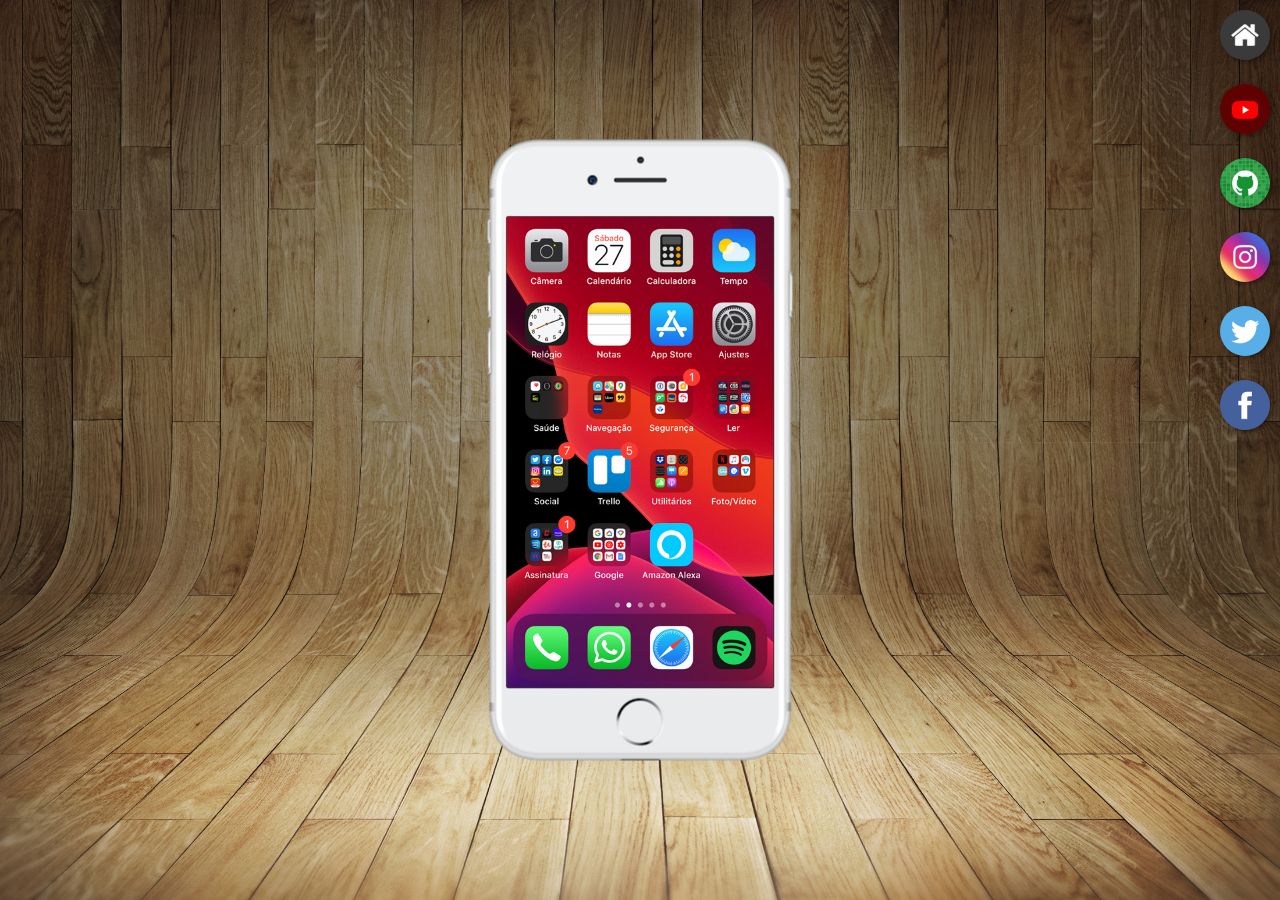
<file: index.html>
<!DOCTYPE html>
<html lang="pt-br">
<head>
    <meta charset="UTF-8">
    <meta name="viewport" content="width=device-width, initial-scale=1.0">
    <title>Proeto das Redes Sociais</title>
    <link rel="shortcut icon" href="favicon.ico" type="image/x-icon">
    <link rel="stylesheet" href="estilos/style.css">
</head>
<body>
 <main>
    <section id="telefone">
        <iframe src="home.html" frameborder="0" name="tela" id="tela">
            Seu navegador não é compatível com isso
        </iframe>
    </section>
    <section id="redes-sociais">
        <a href="home.html" target="tela"><img src="imagens/logo-home.jpg" alt="Home"></a><br>
        <a href="youtube.html" target="tela"> <img src="imagens/logo-youtube.jpg" alt="Youtube"></a><br>
        <a href="github.html" target="tela"><img src="imagens/logo-github.jpg" alt="Github"></a><br>
        <a href="instagram.html" target="tela"><img src="imagens/logo-instagram.jpg" alt="Github"></a><br>
        <a href="twitter.html" target="tela"><img src="imagens/logo-twitter.jpg" alt="Twiter"></a><br>
        <a href="facebook.html" target="tela"><img src="imagens/logo-facebook.jpg" alt="Facebook"></a>
      </section>
 </main>
</body>
</html>
</file>
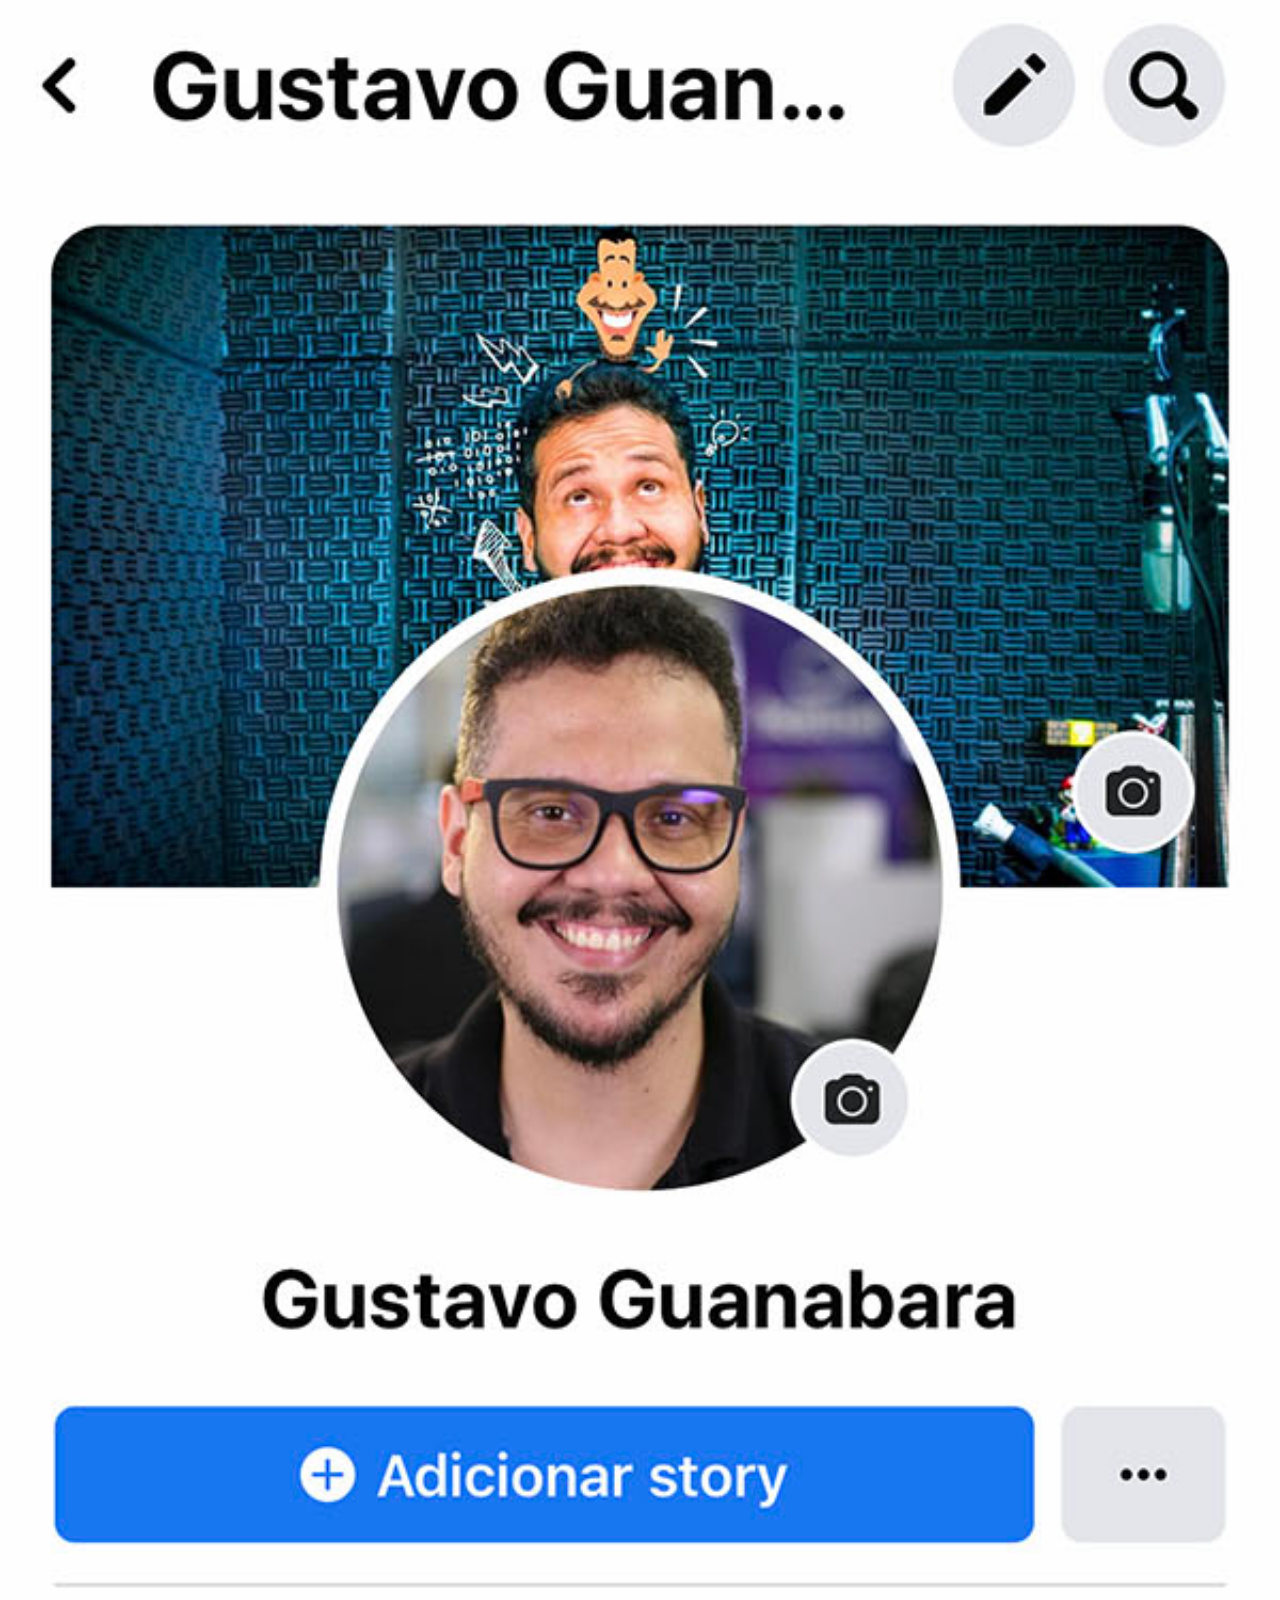
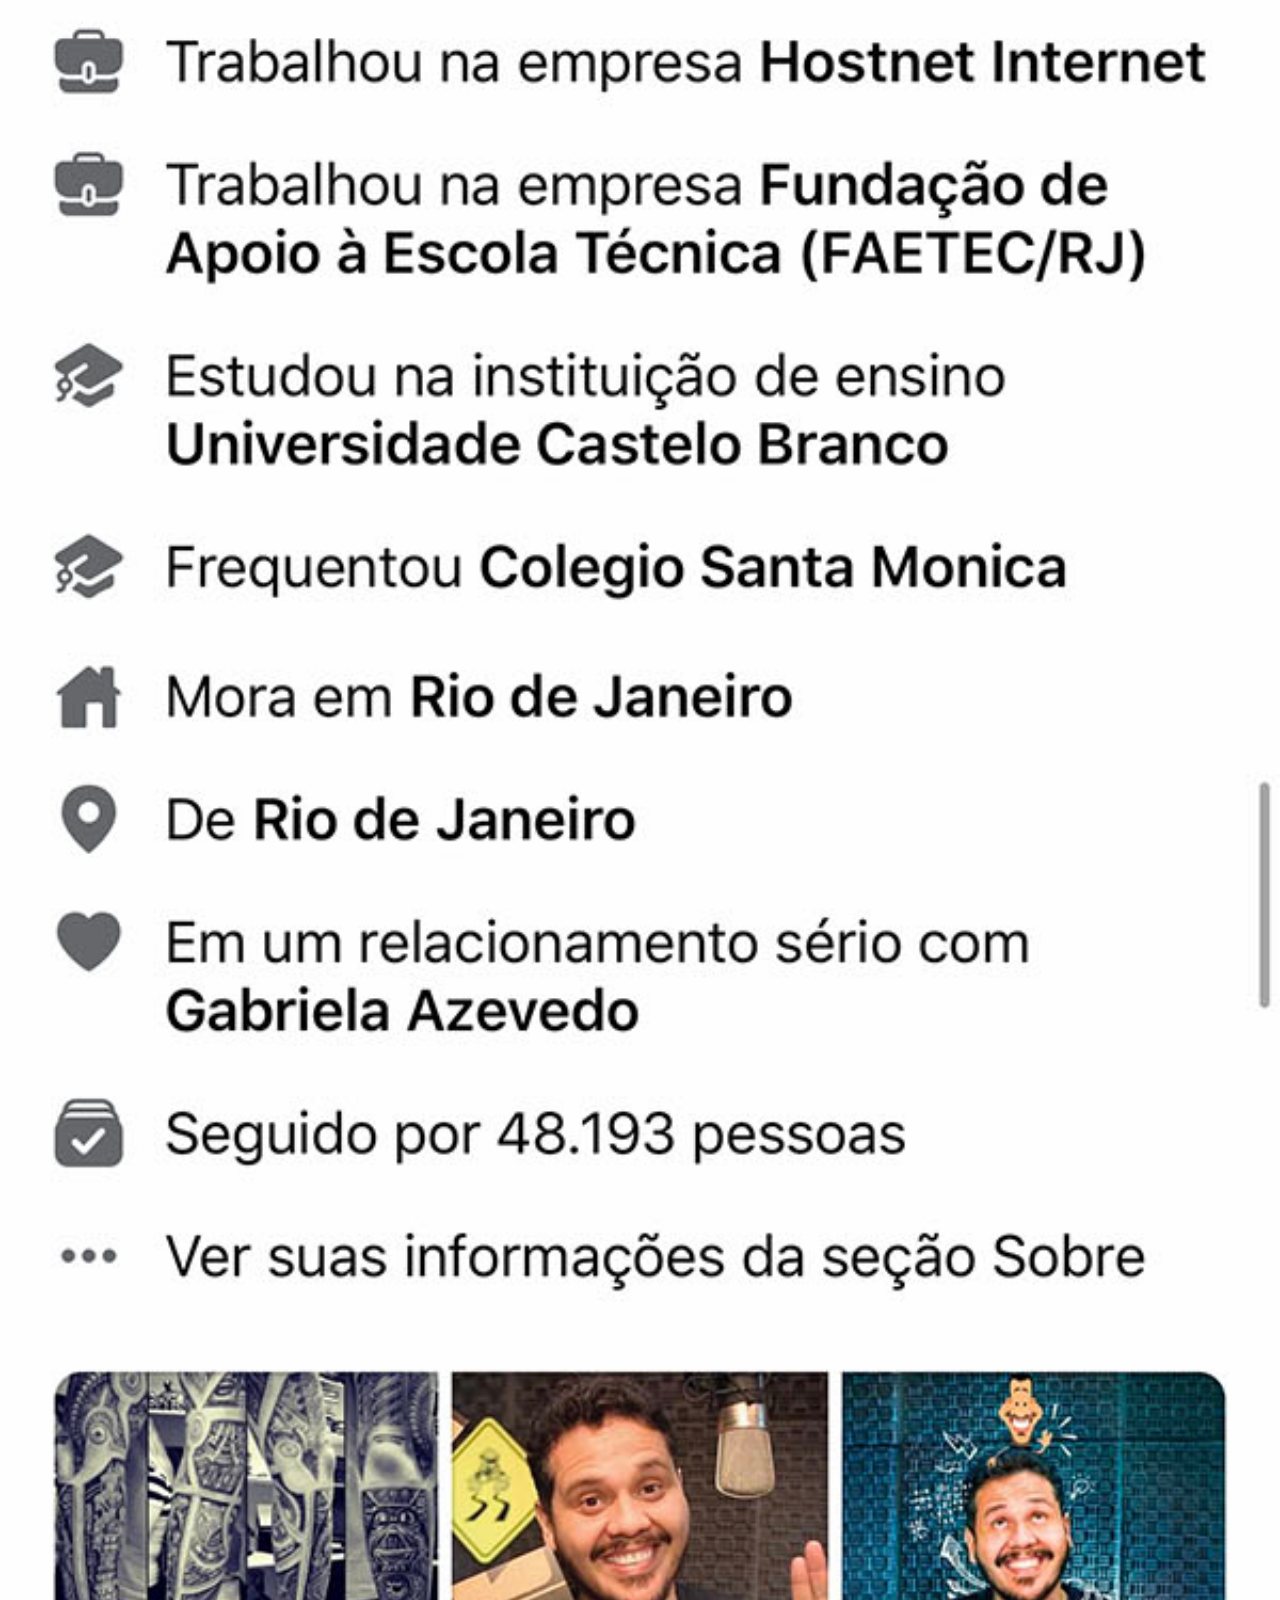
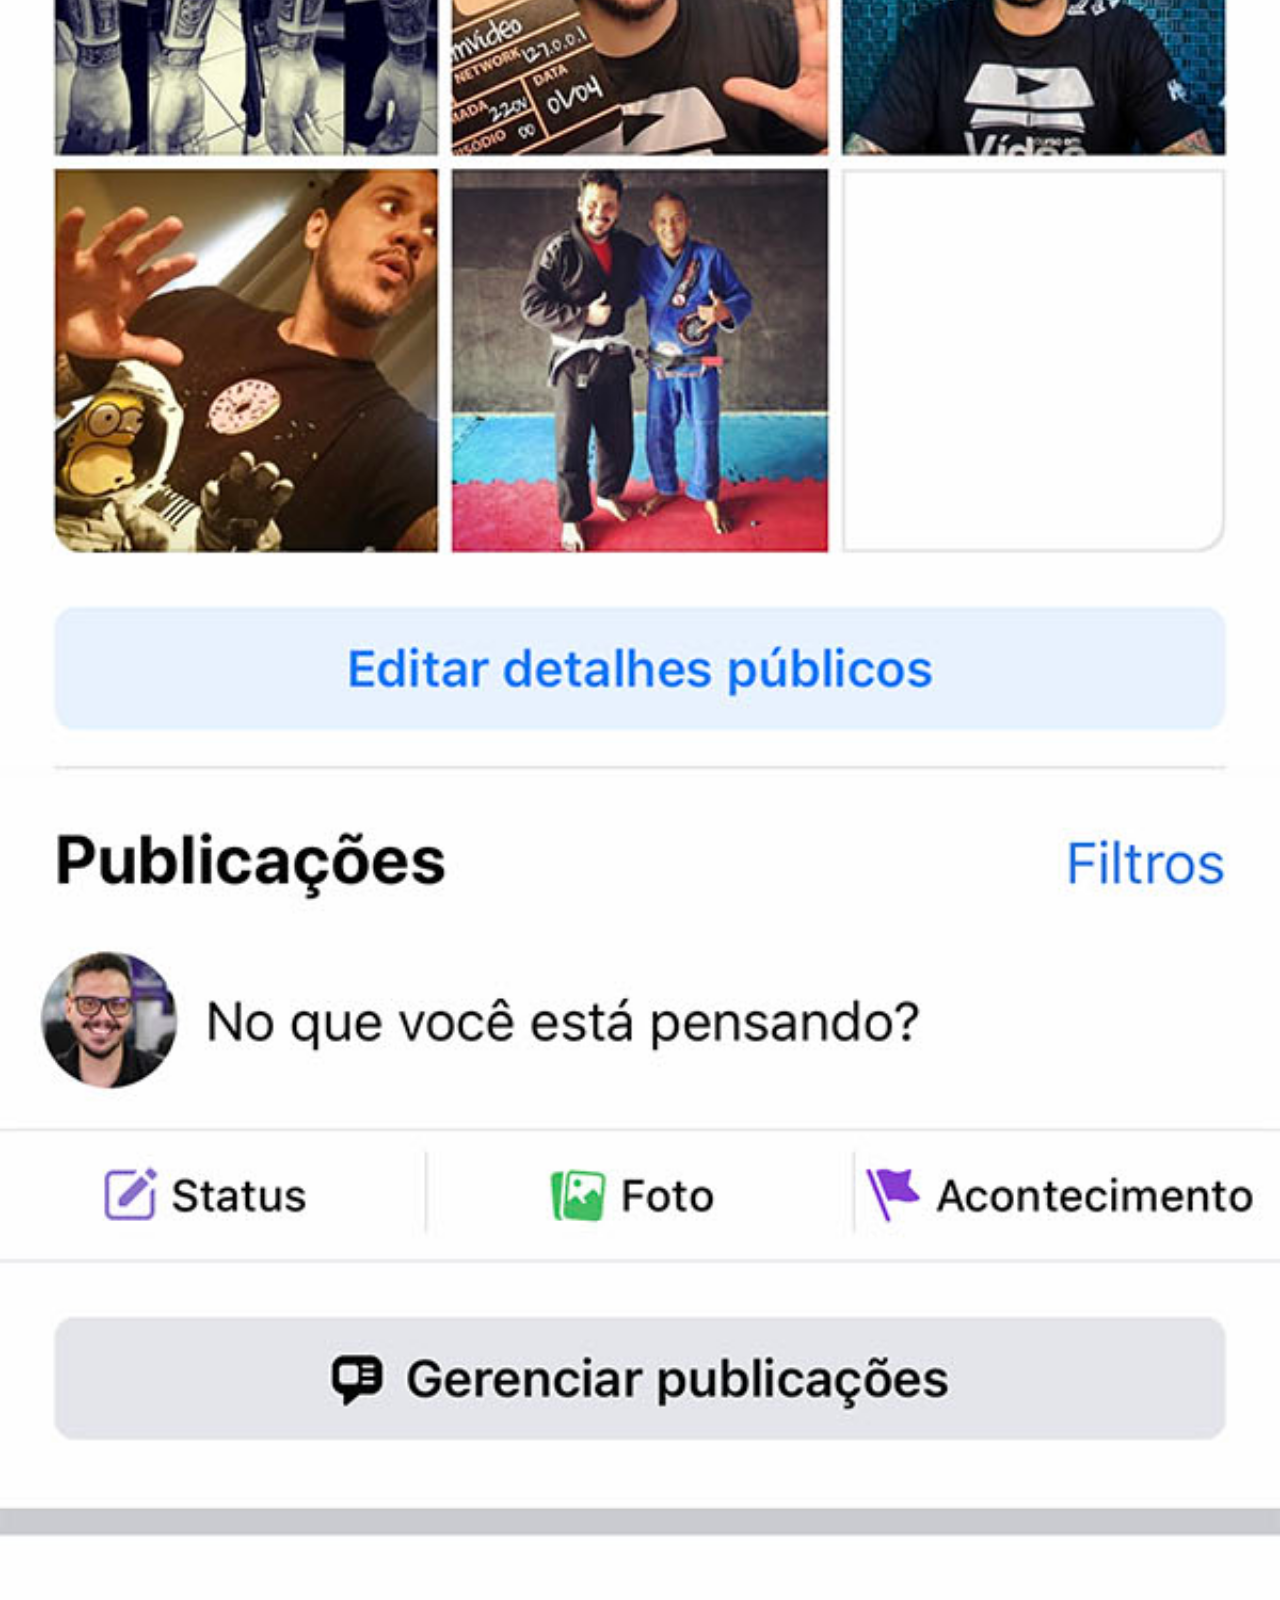
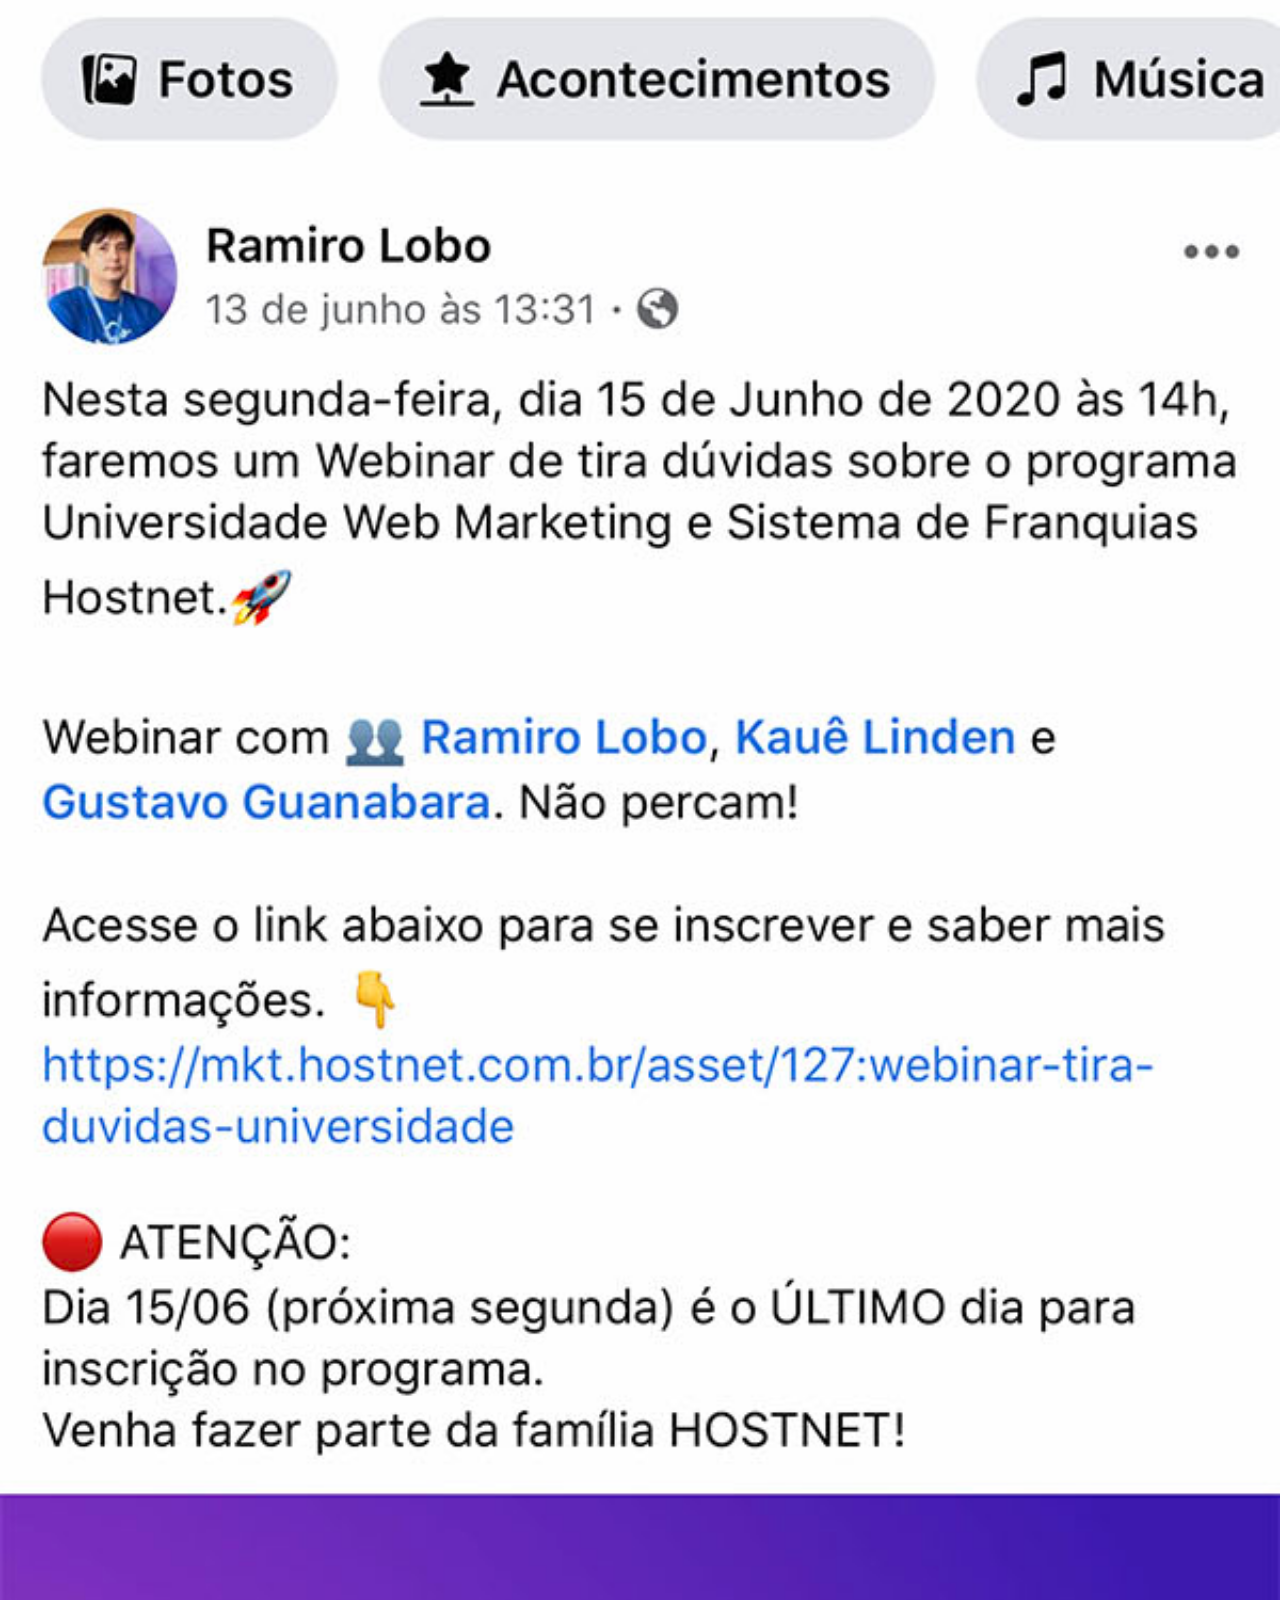
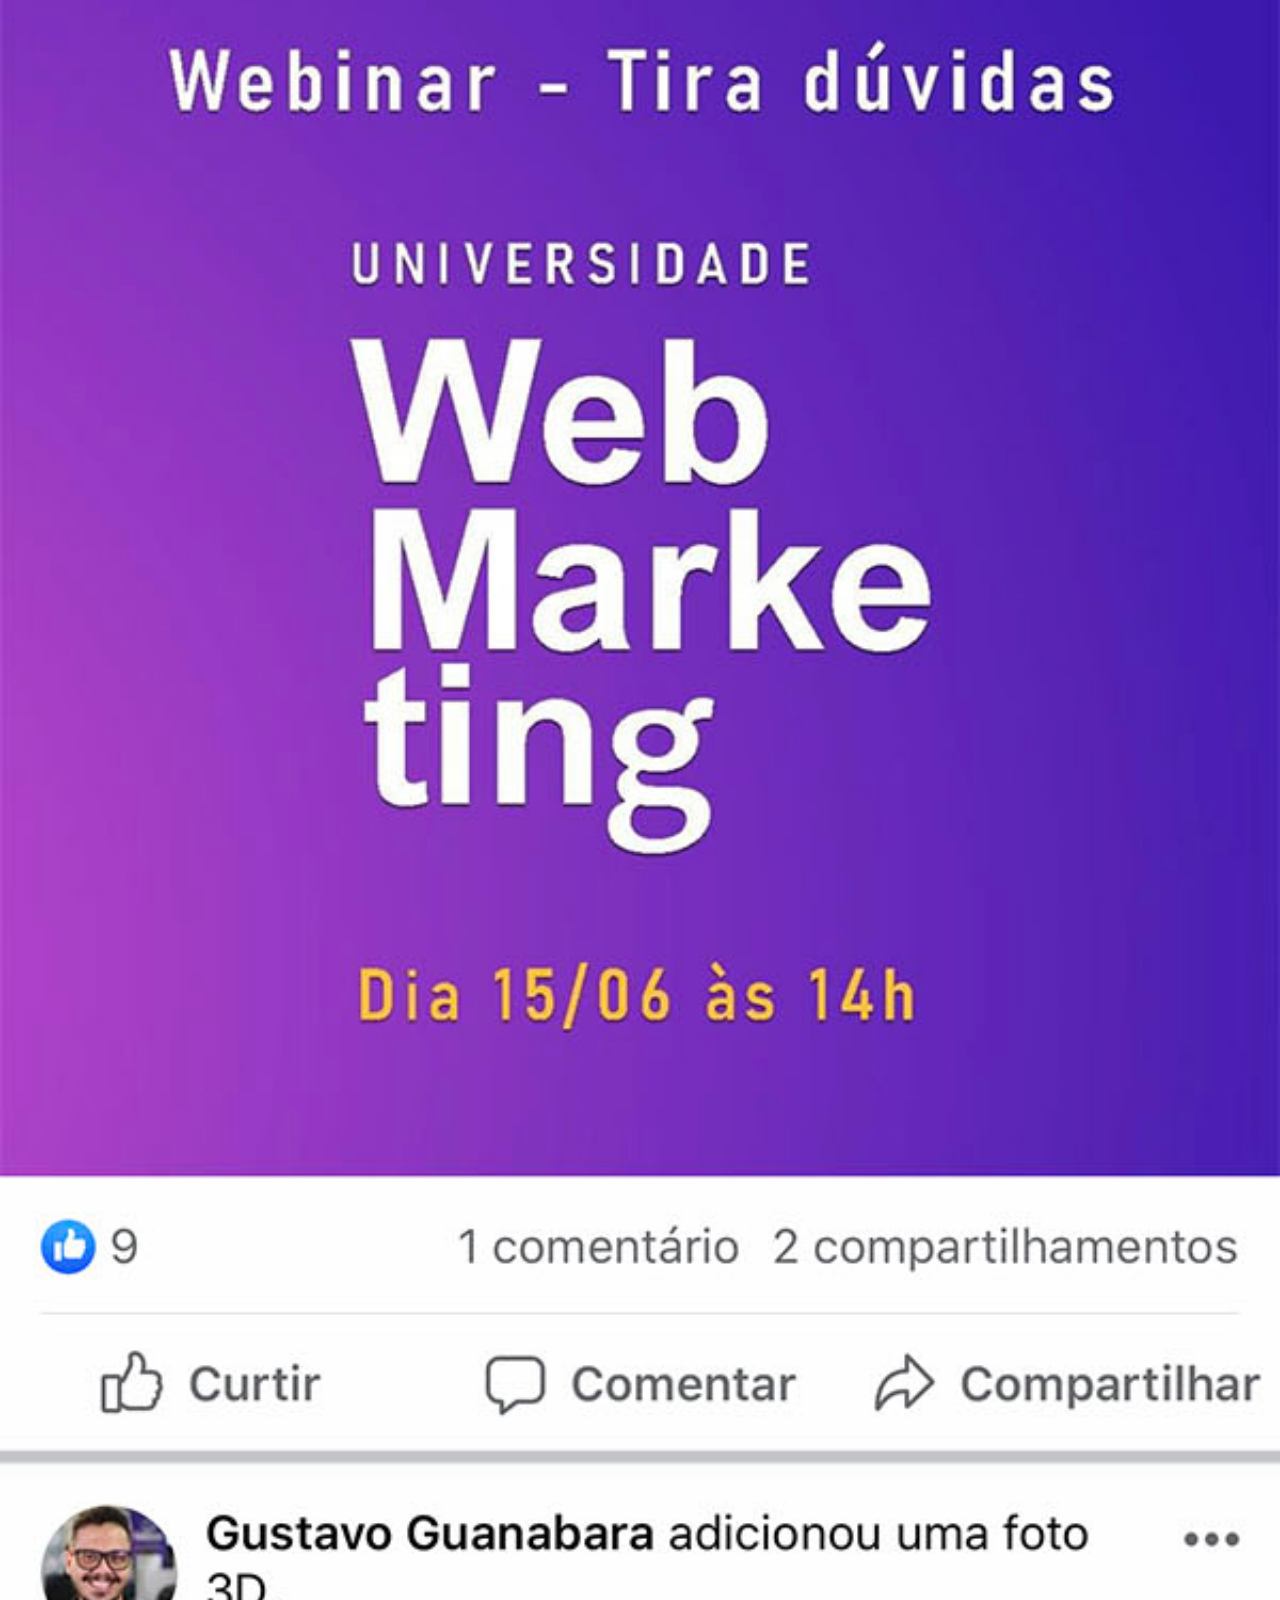
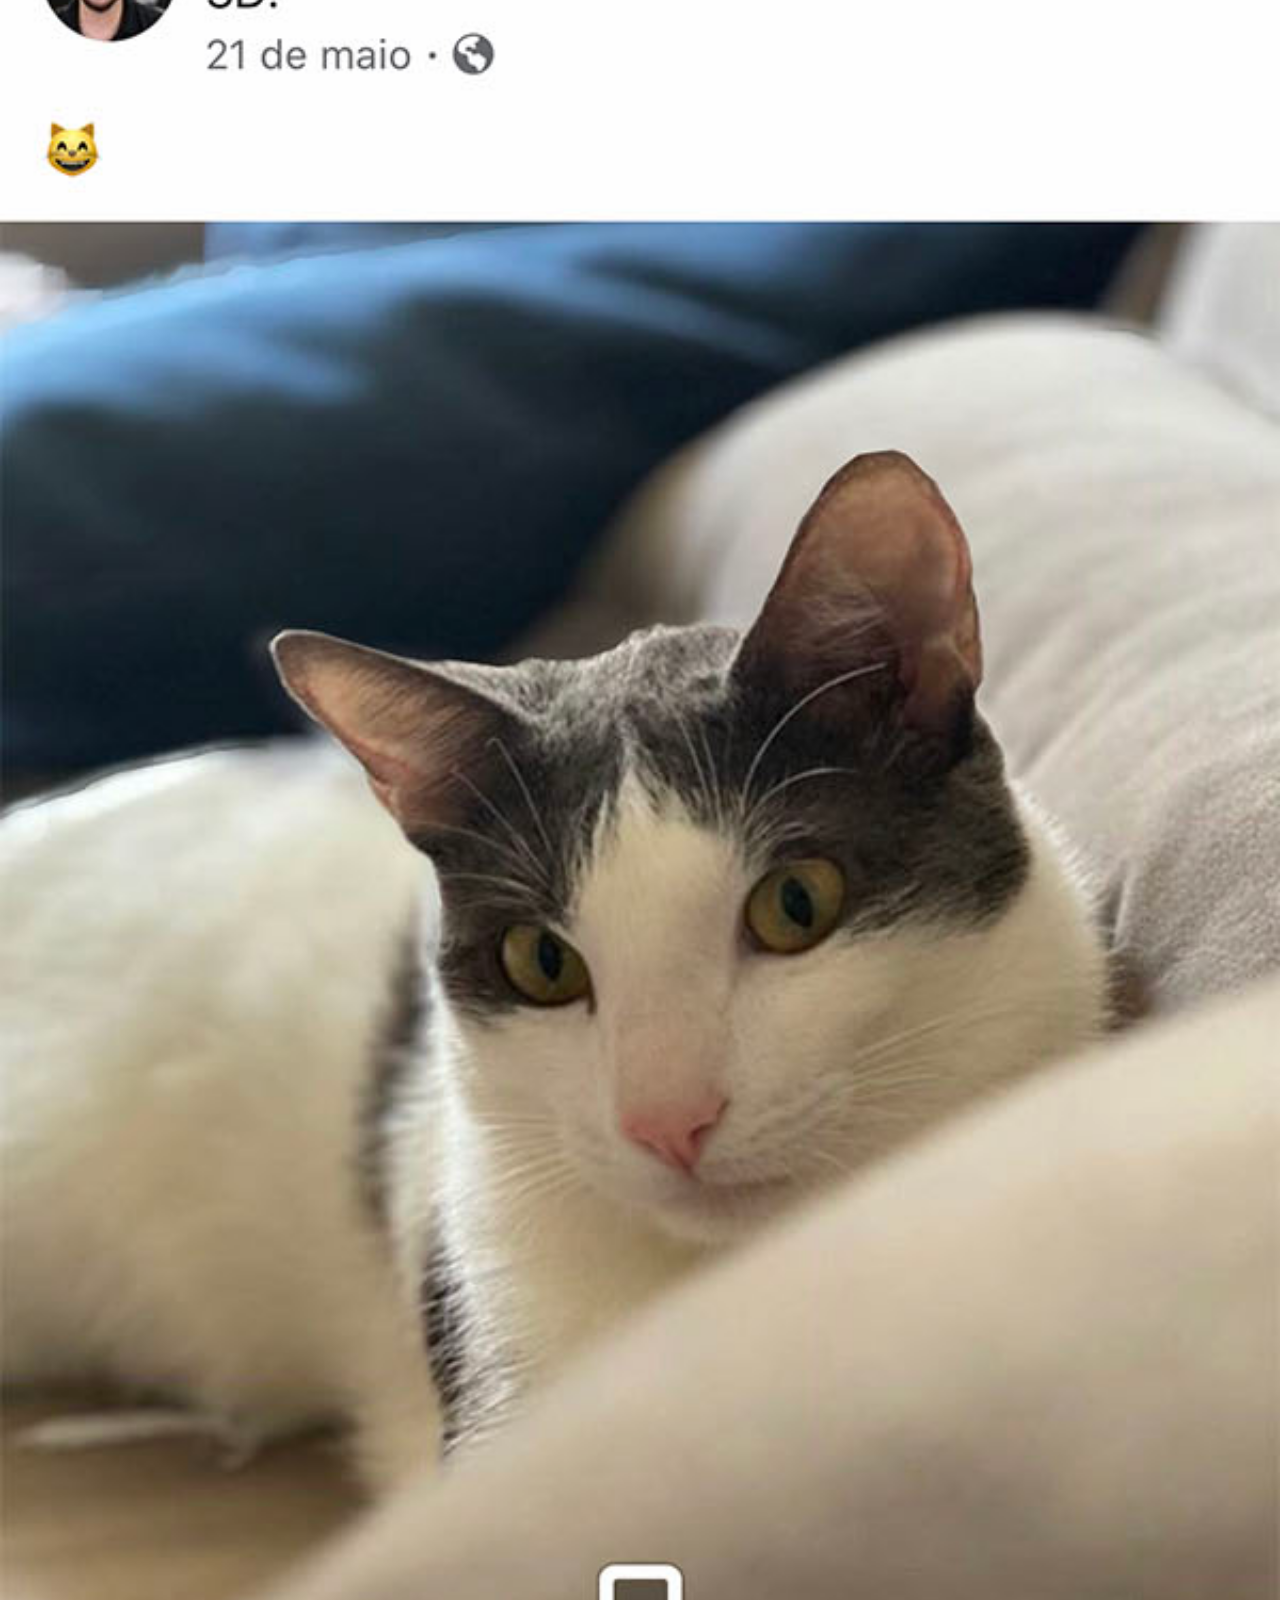
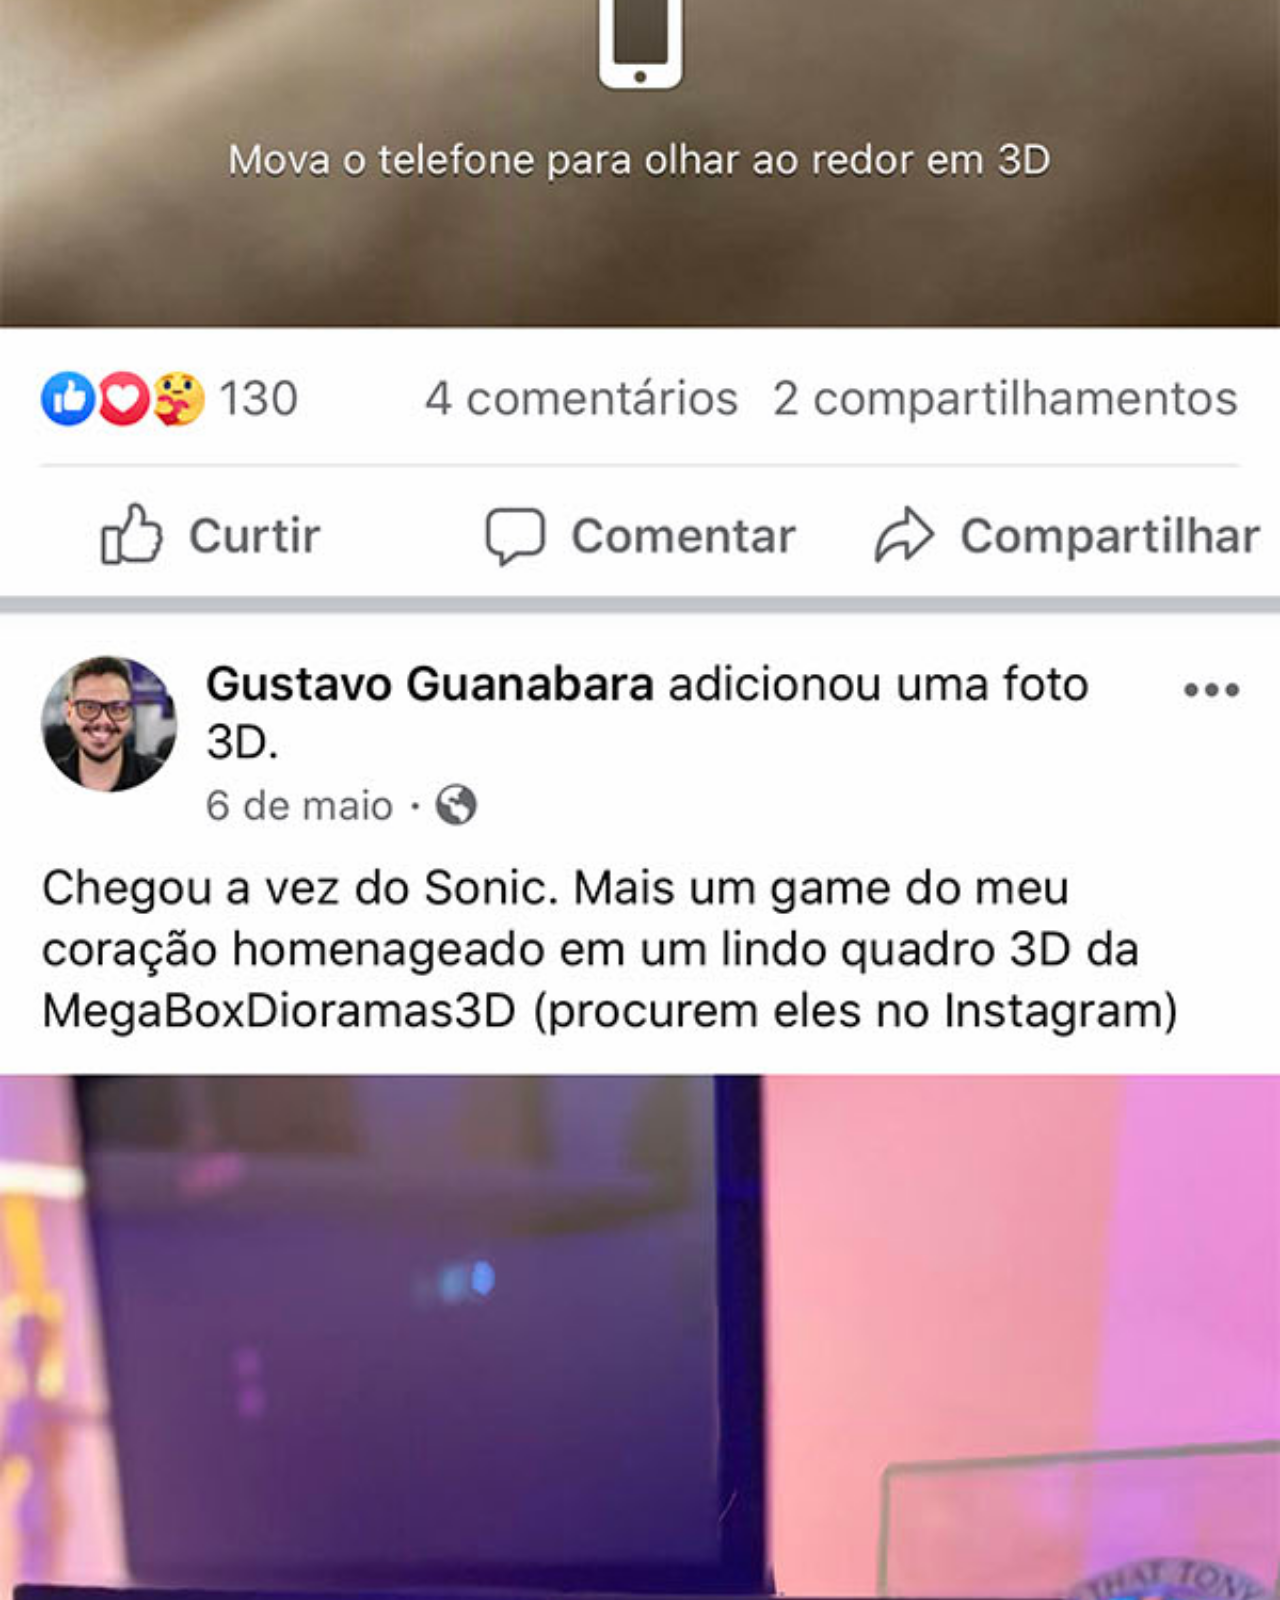
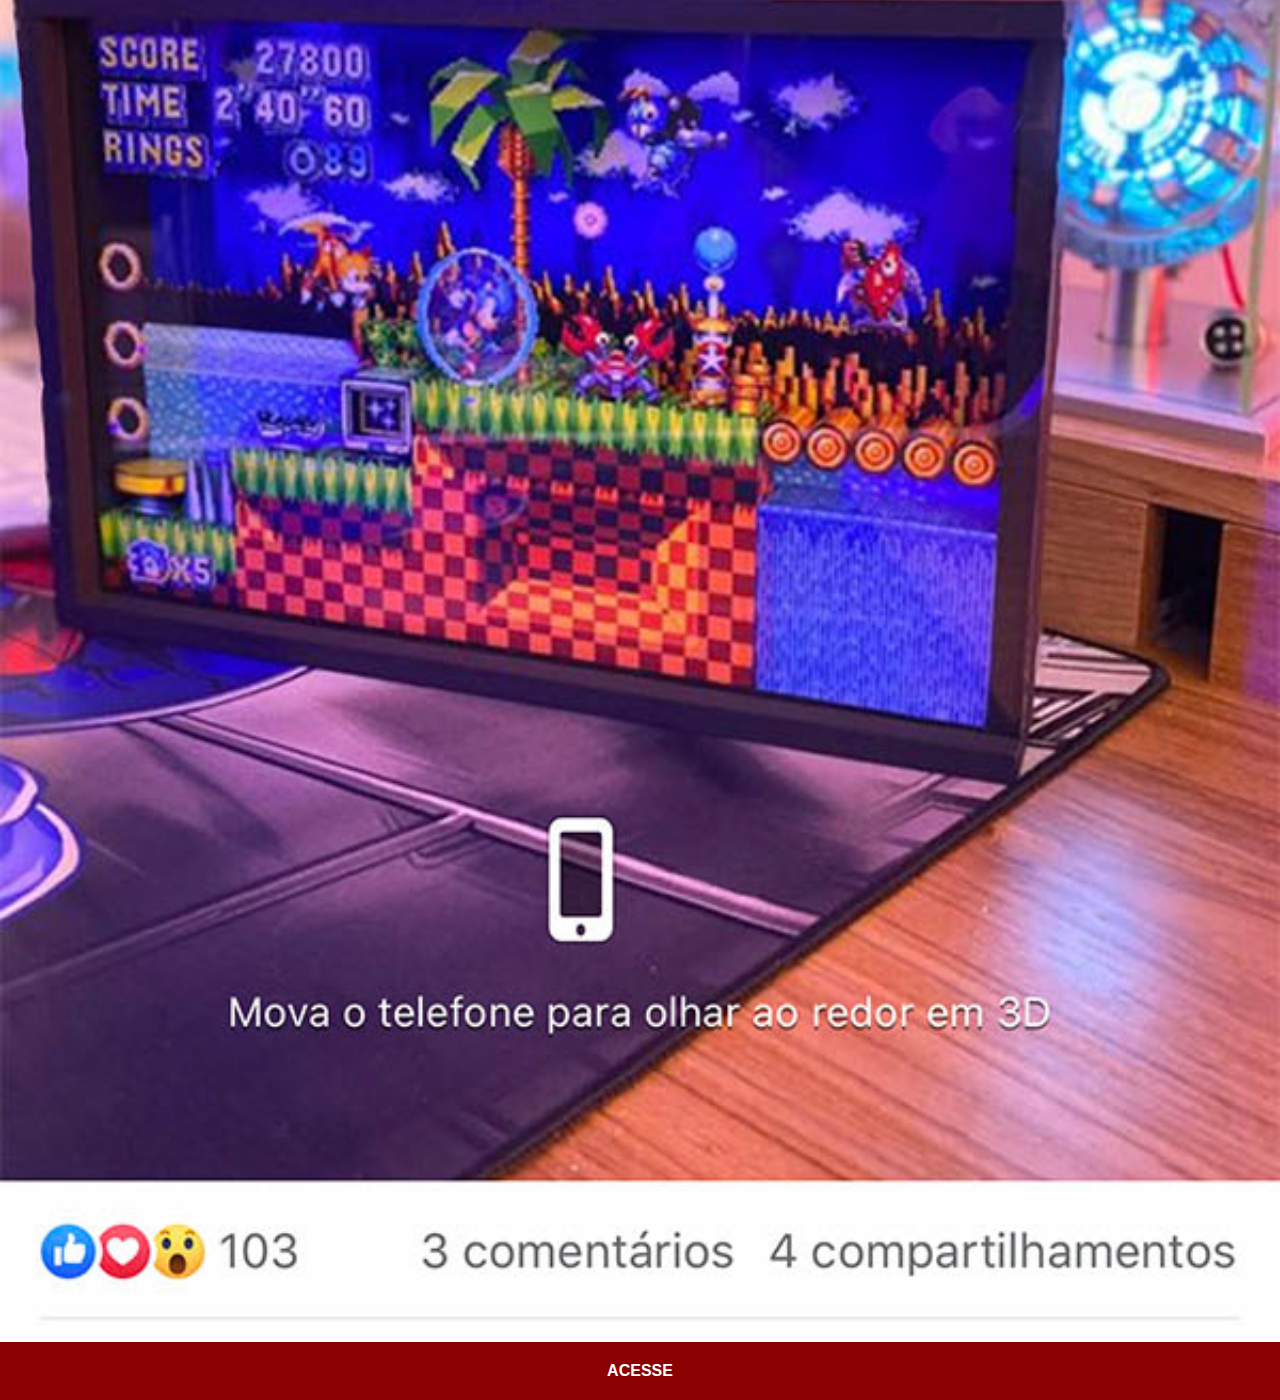
<file: facebook.html>
<!DOCTYPE html>
<html lang="pt-br">
<head>
    <meta charset="UTF-8">
    <meta name="viewport" content="width=device-width, initial-scale=1.0">
    <title>Facebook</title>
    <link rel="stylesheet" href="estilos/social.css">
</head>
<body>
    <img src="imagens/tela-facebook.jpg" alt="Facebook">
    <a href="https://web.facebook.com/gustavoguanabara?locale=pt_BR" target="_blank">ACESSE</a>
</body>
</html>
</file>
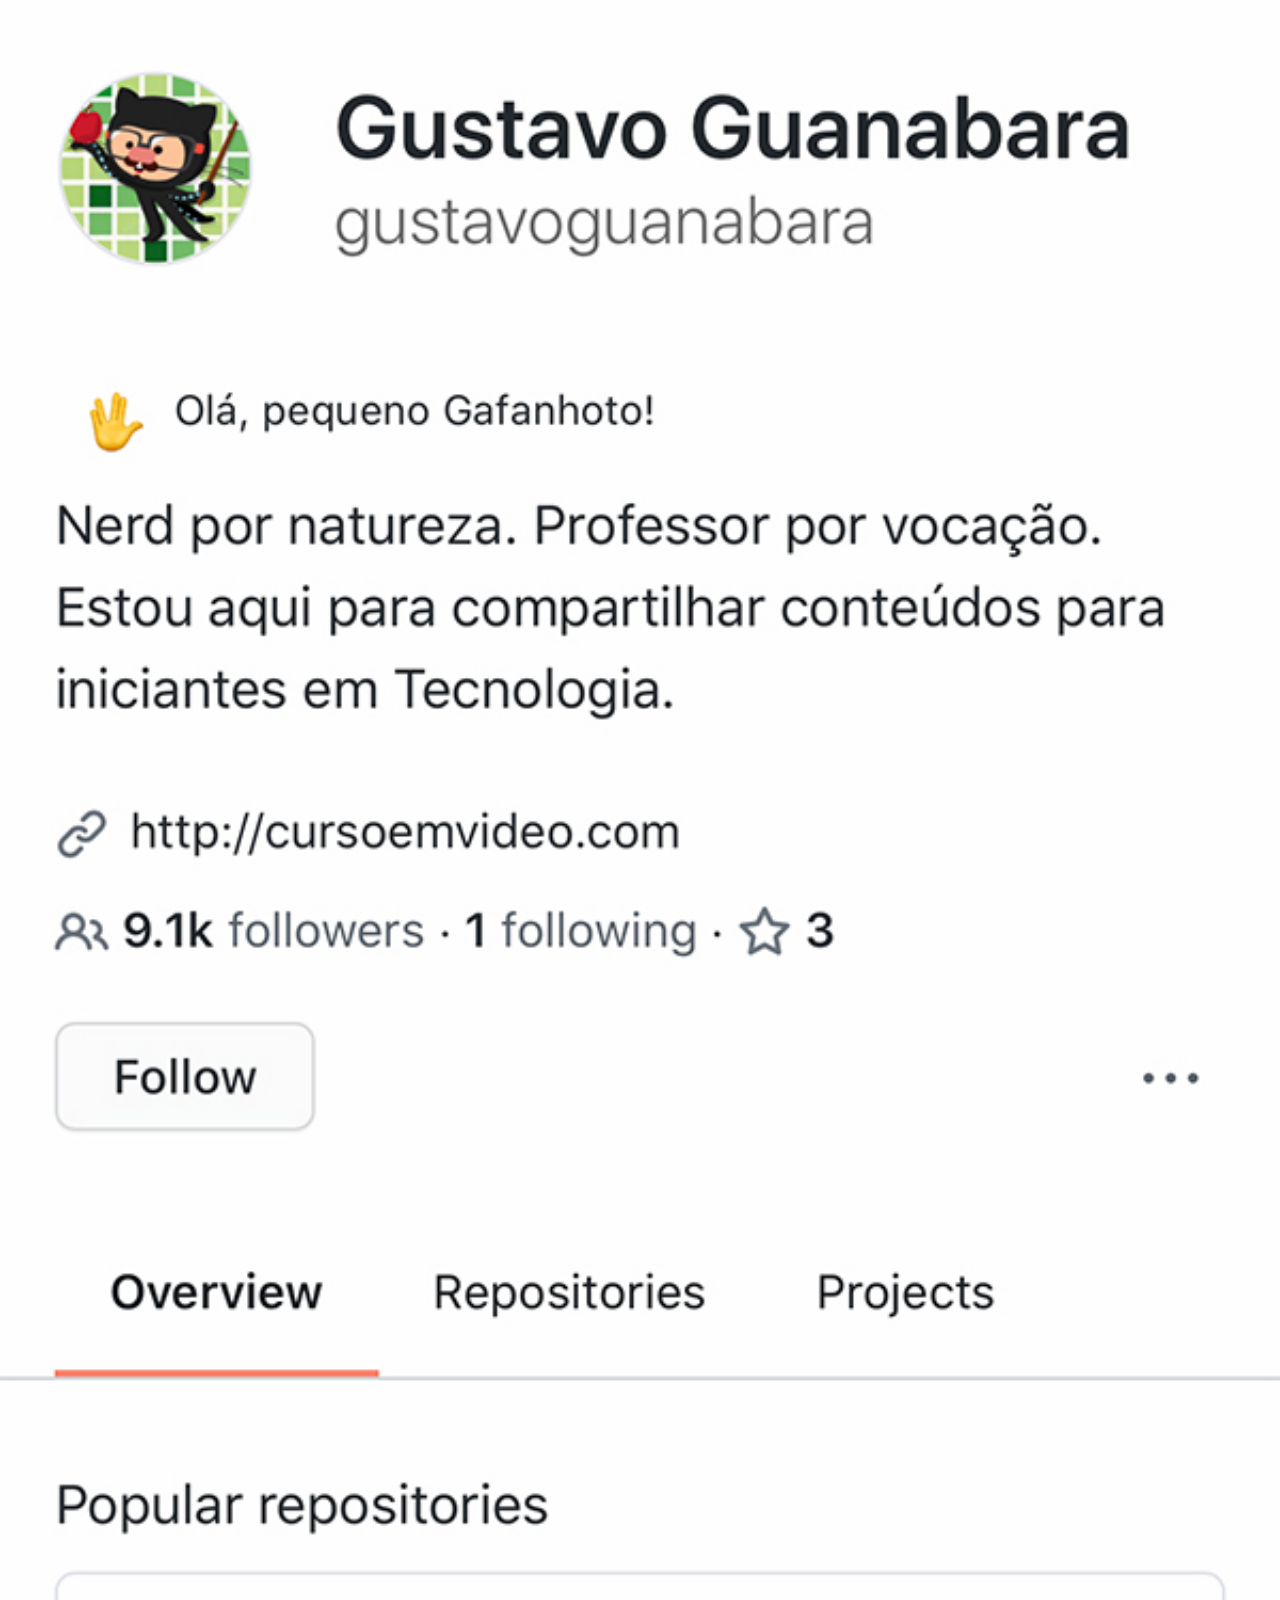
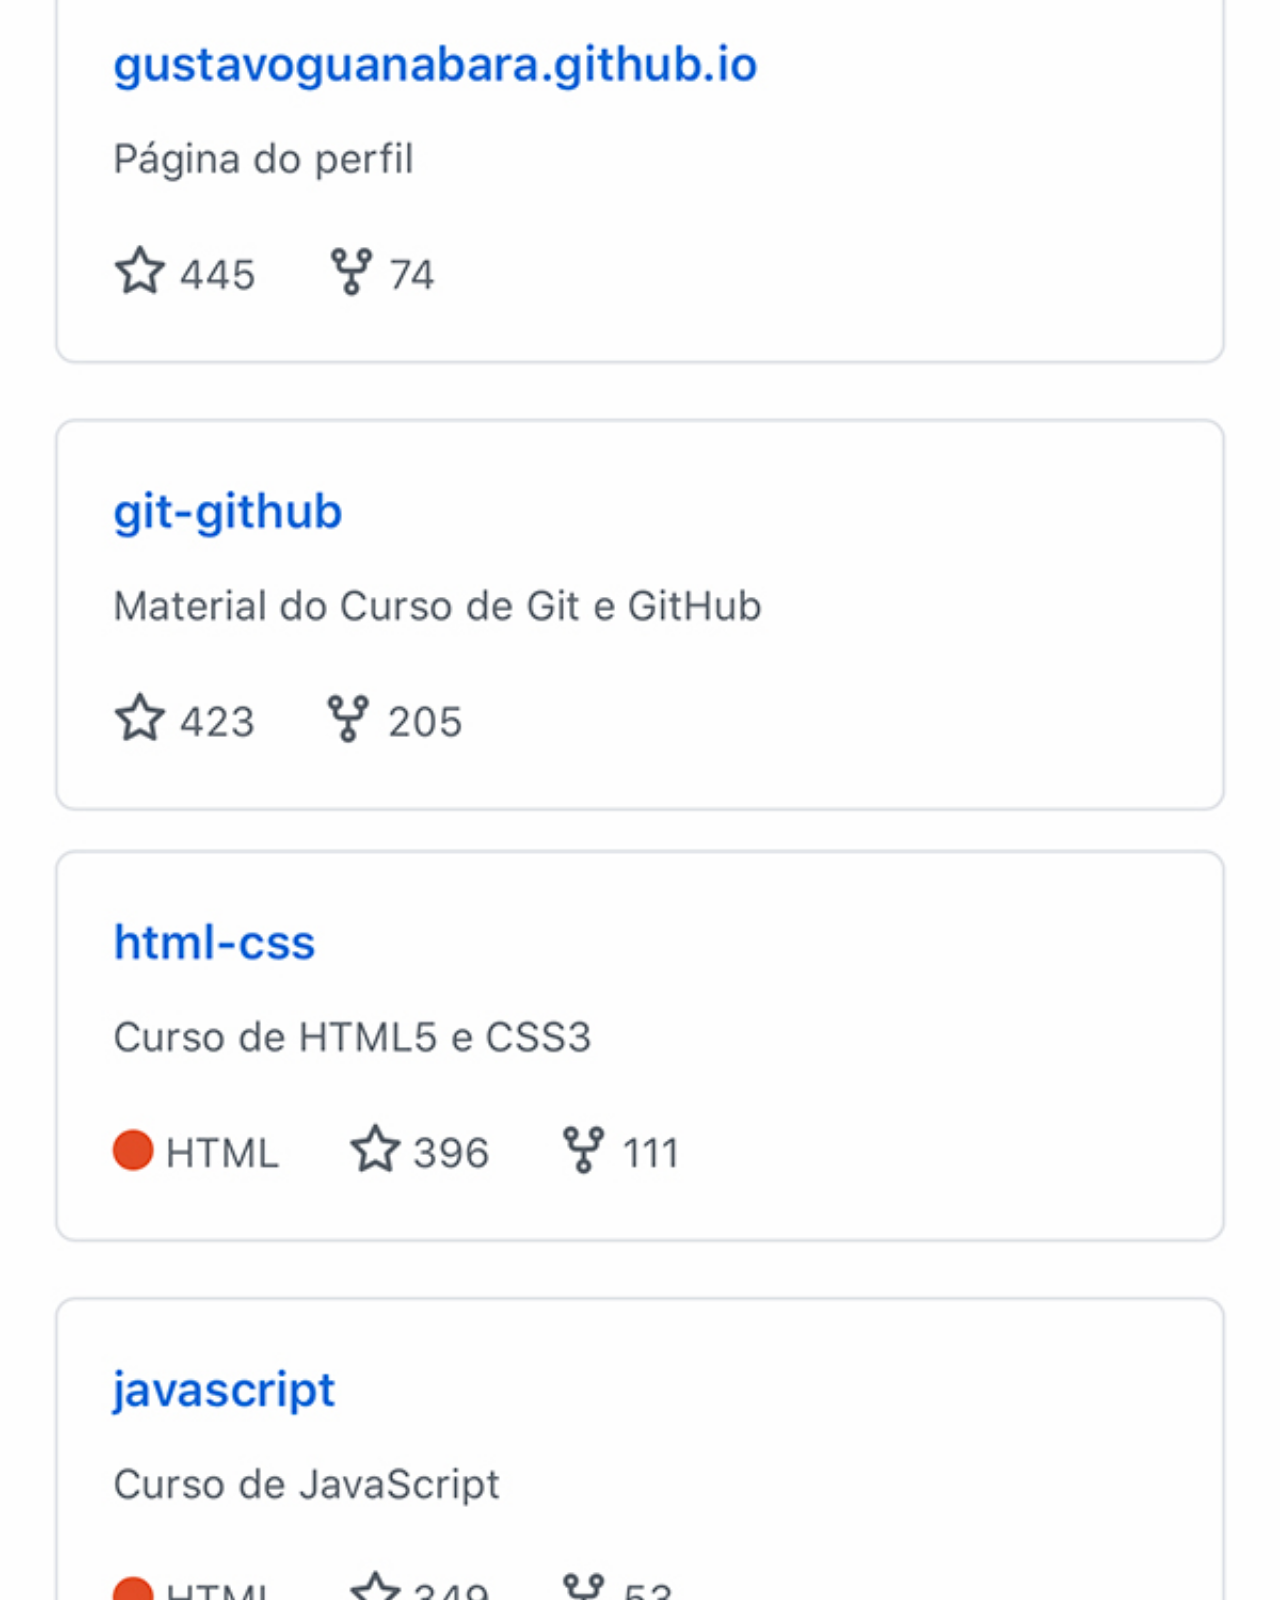
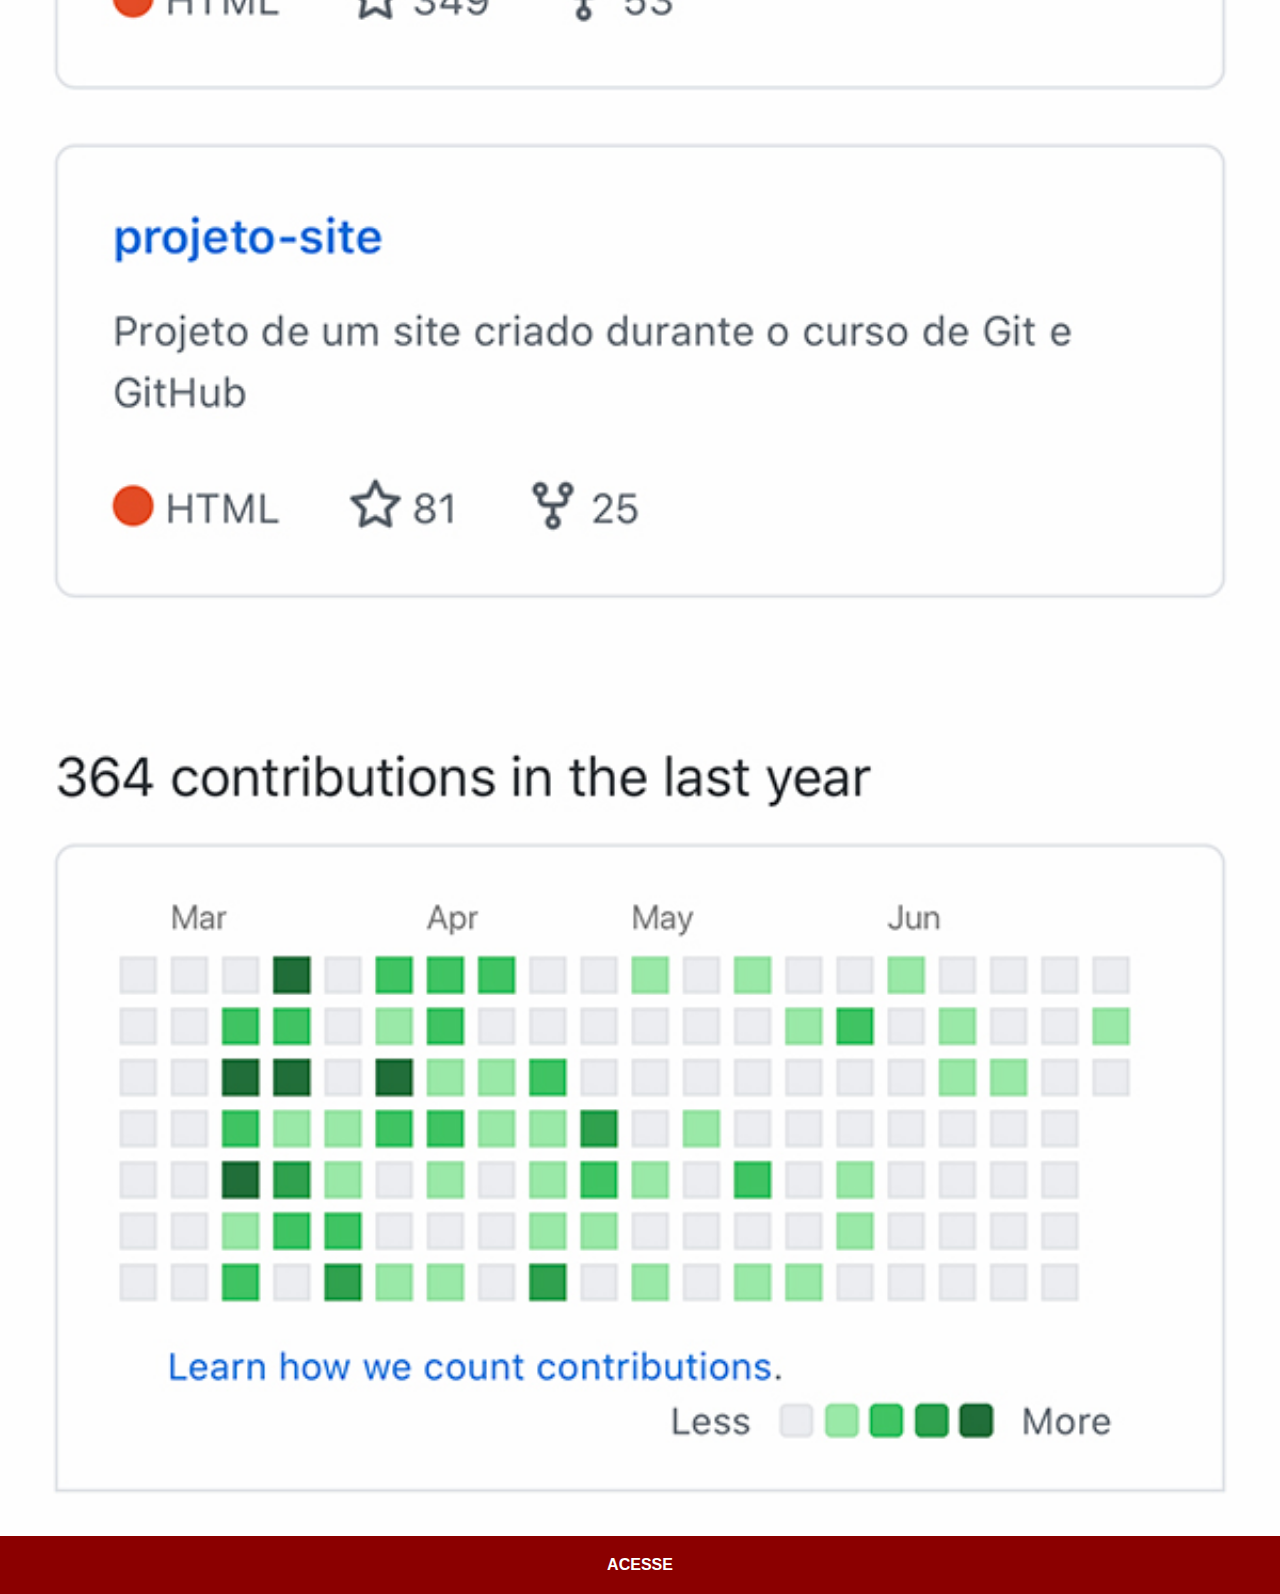
<file: github.html>
<!DOCTYPE html>
<html lang="pt-br">
<head>
    <meta charset="UTF-8">
    <meta name="viewport" content="width=device-width, initial-scale=1.0">
    <title>Github</title>
    <link rel="stylesheet" href="estilos/social.css">
</head>
<body>
    <img src="imagens/tela-github.jpg" alt="Github">
    <a href="https://github.com/gamcastro" target="_blank">ACESSE</a>
</body>
</html>
</file>
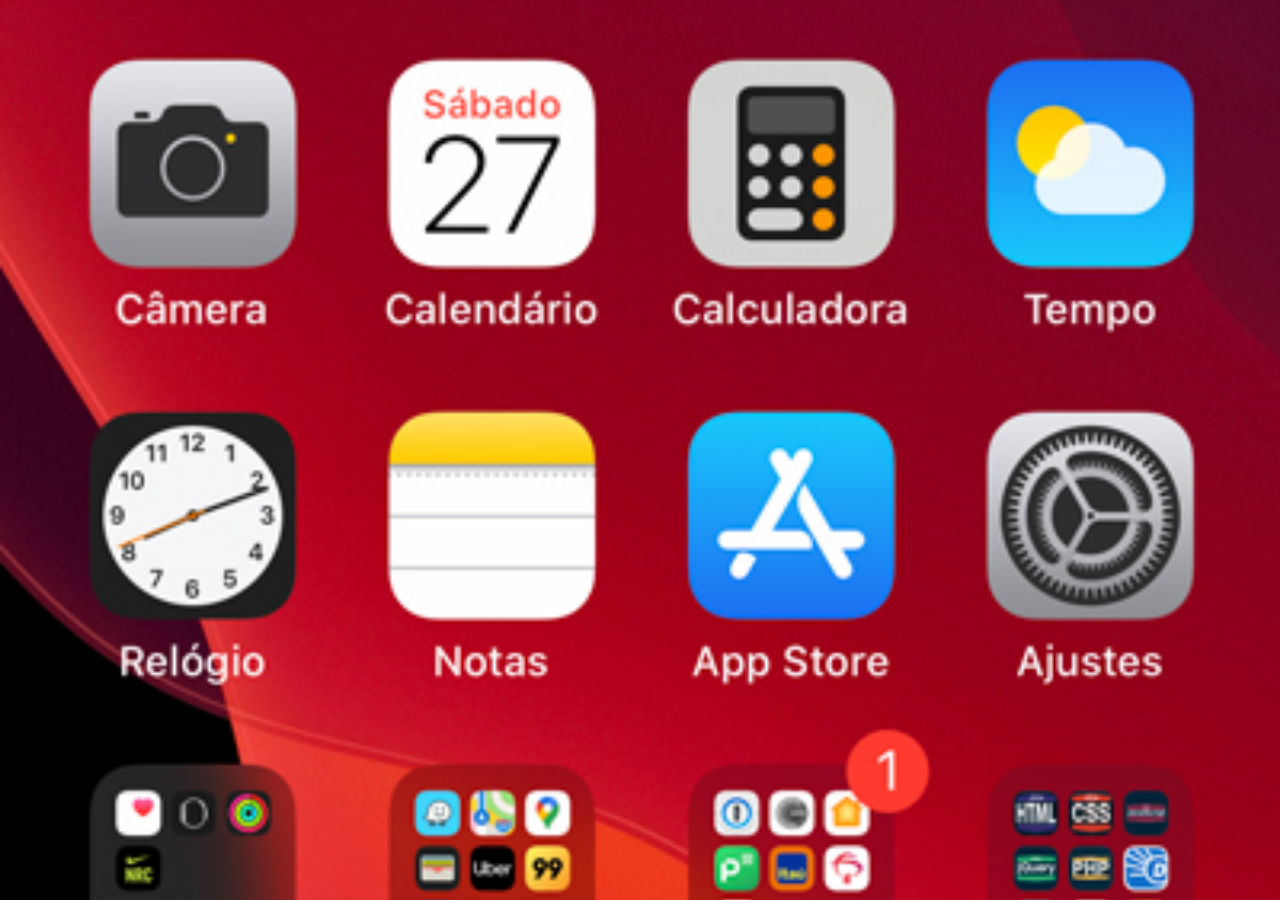
<file: home.html>
<!DOCTYPE html>
<html lang="pt-br">
<head>
    <meta charset="UTF-8">
    <meta name="viewport" content="width=device-width, initial-scale=1.0">
    <title>Home</title>
    <style>
        * {
            margin: 0;
            padding: 0;
        }

        body {
            width: 100vw;
            height: 100vh;
            background: black url("imagens/tela-home.jpg") no-repeat top center;
            background-size: cover;
        }
    </style>
</head>
<body>
    
</body>
</html>
</file>
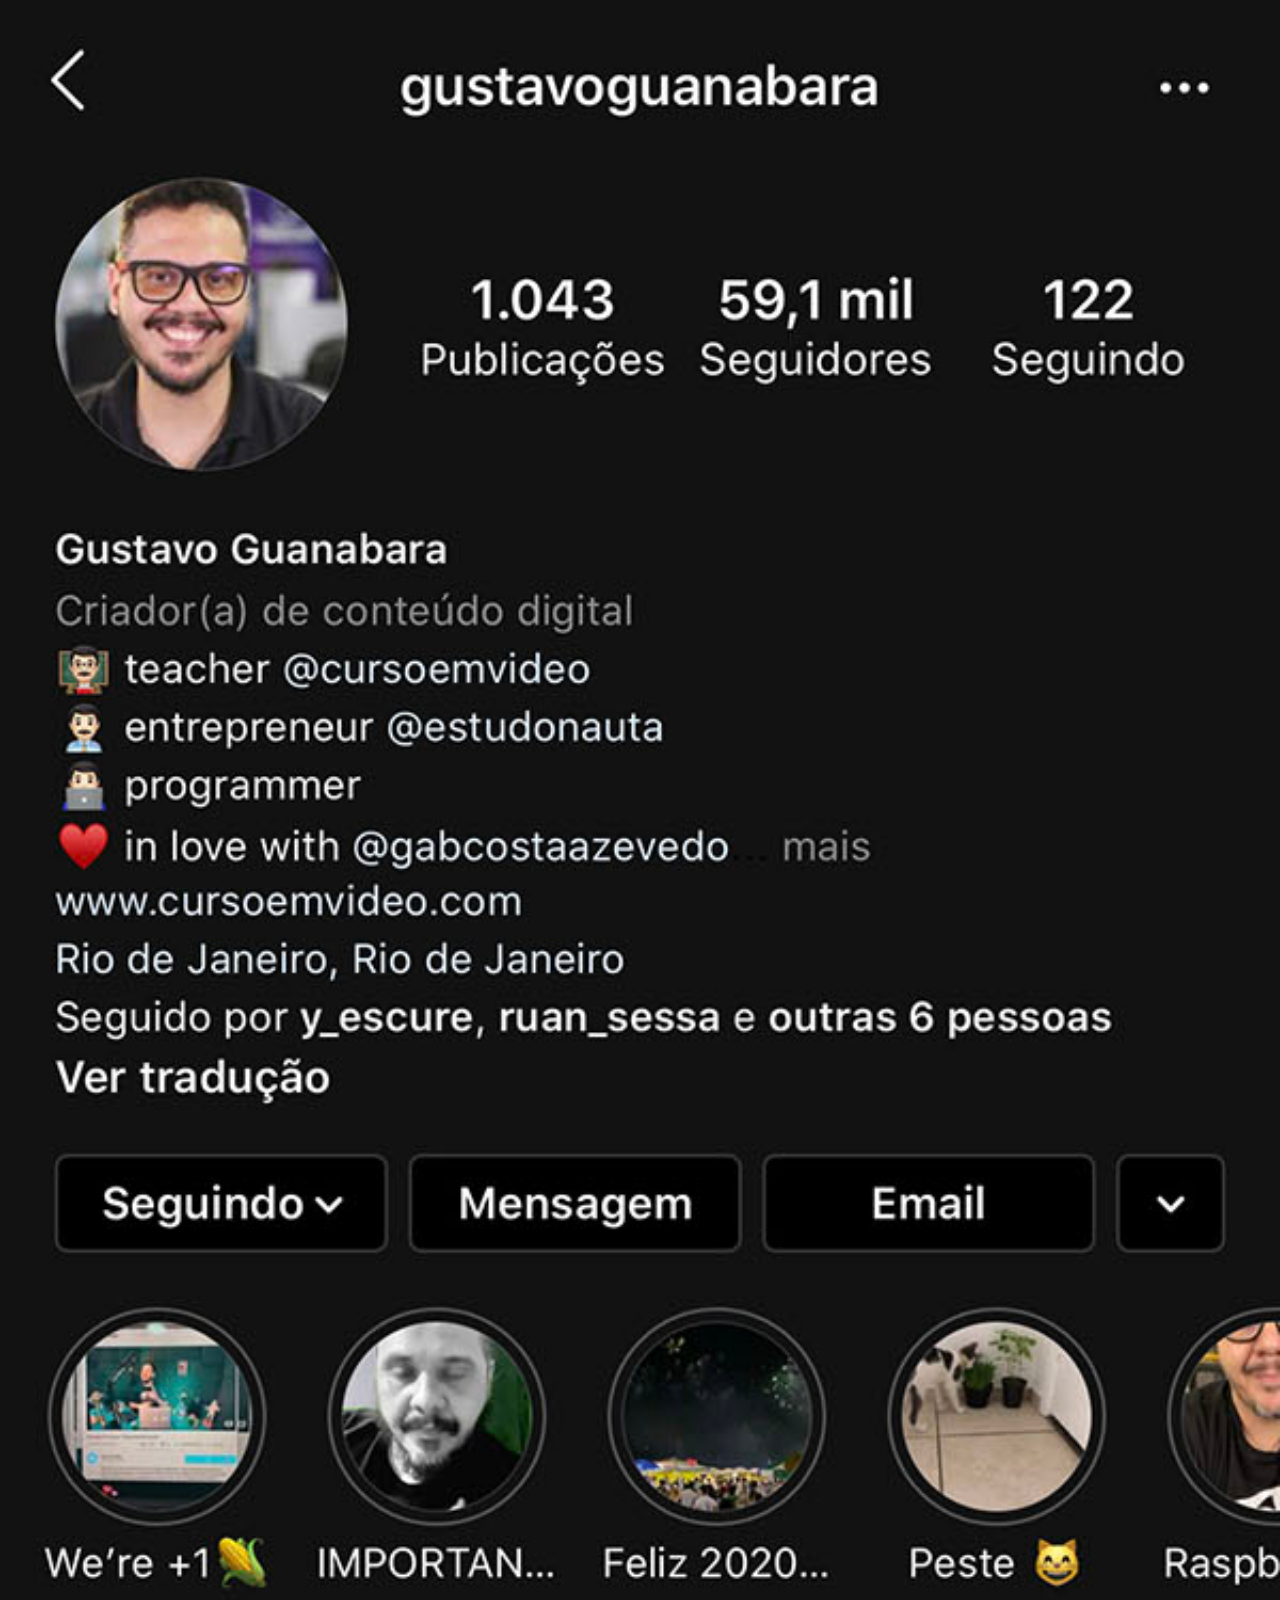
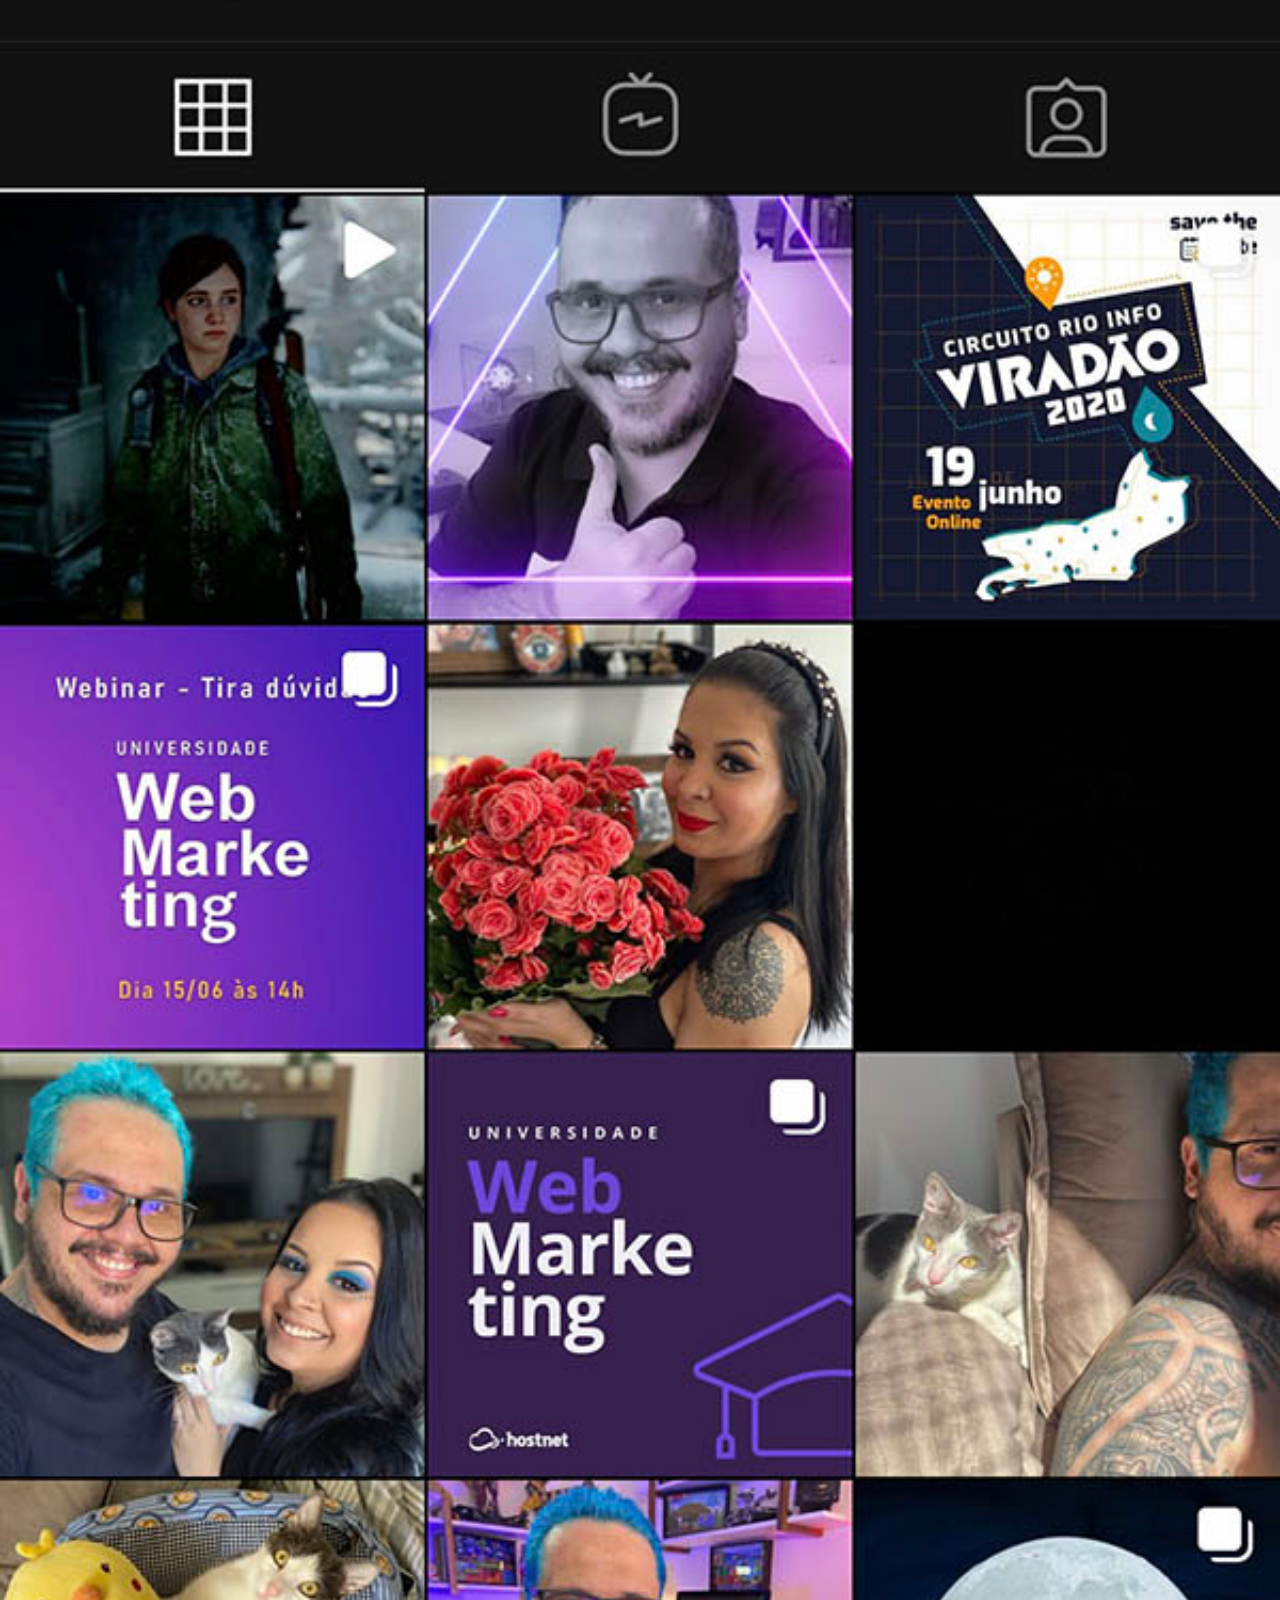
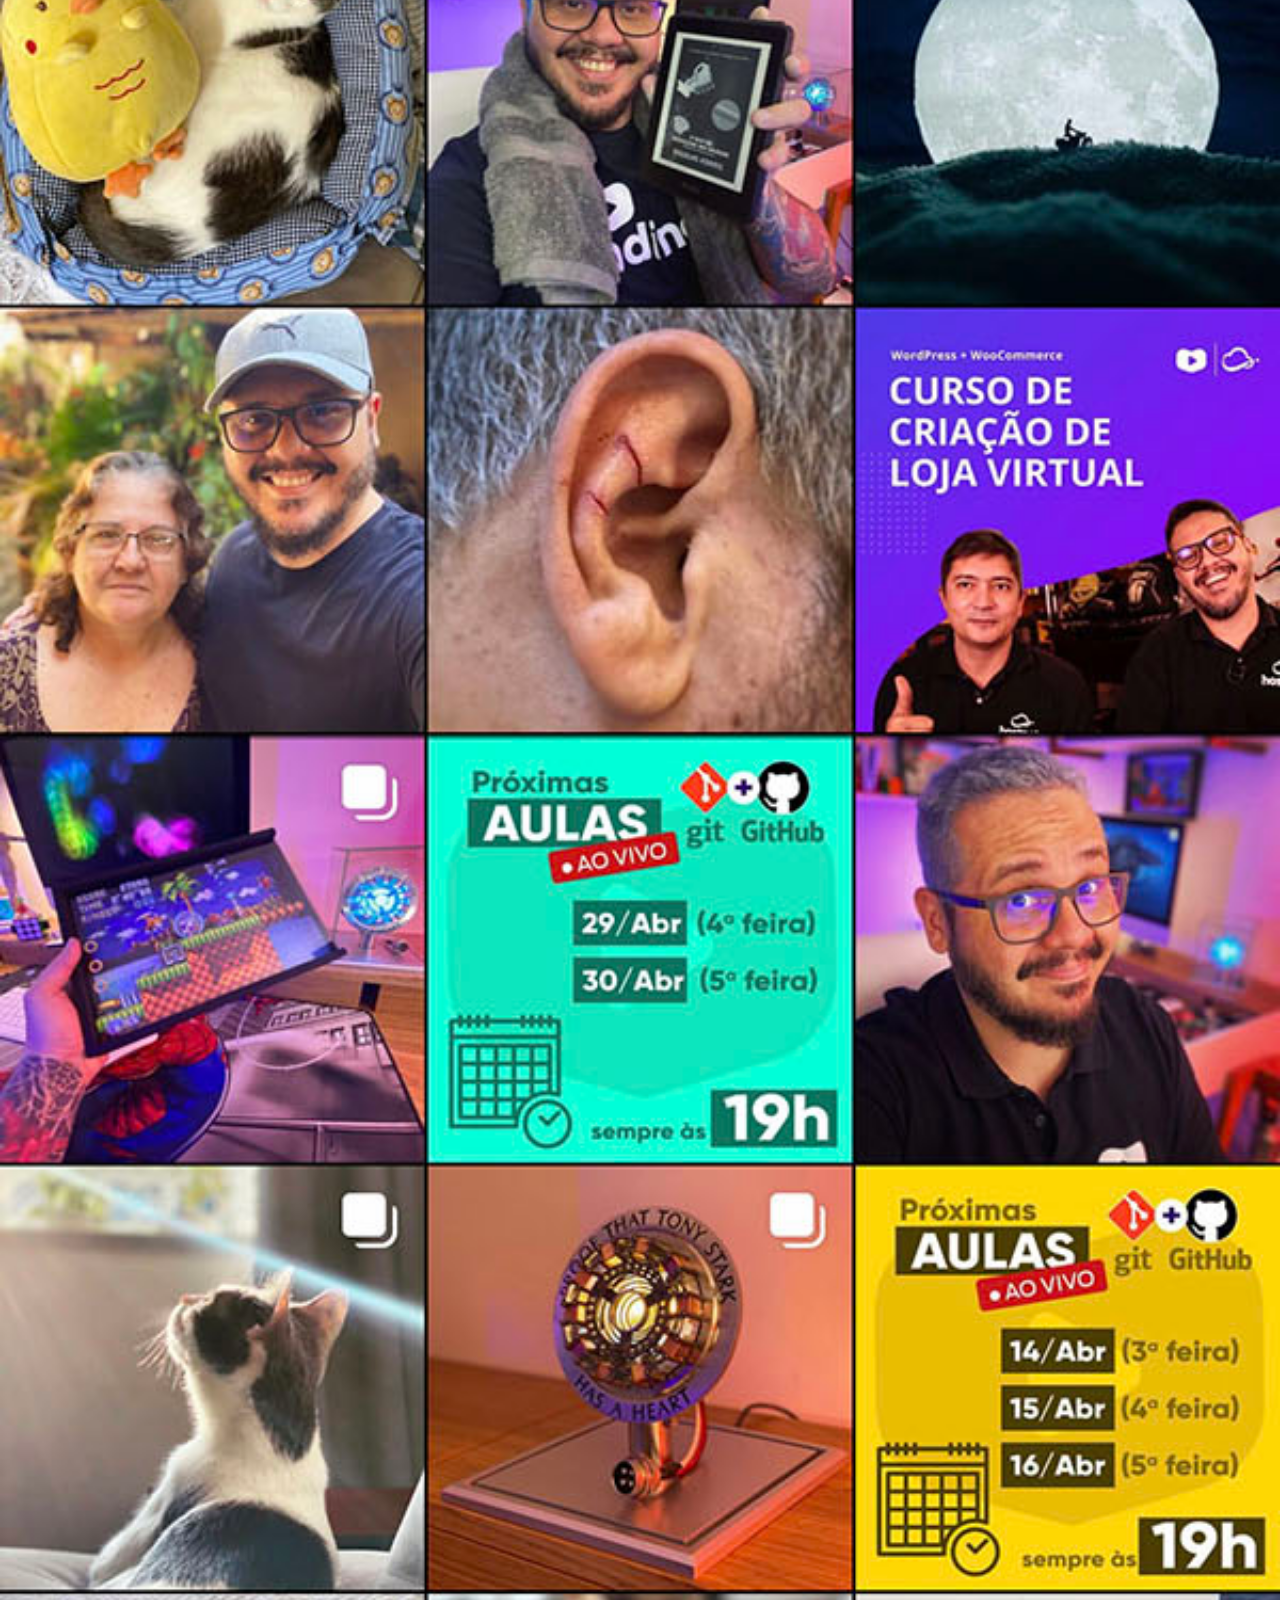
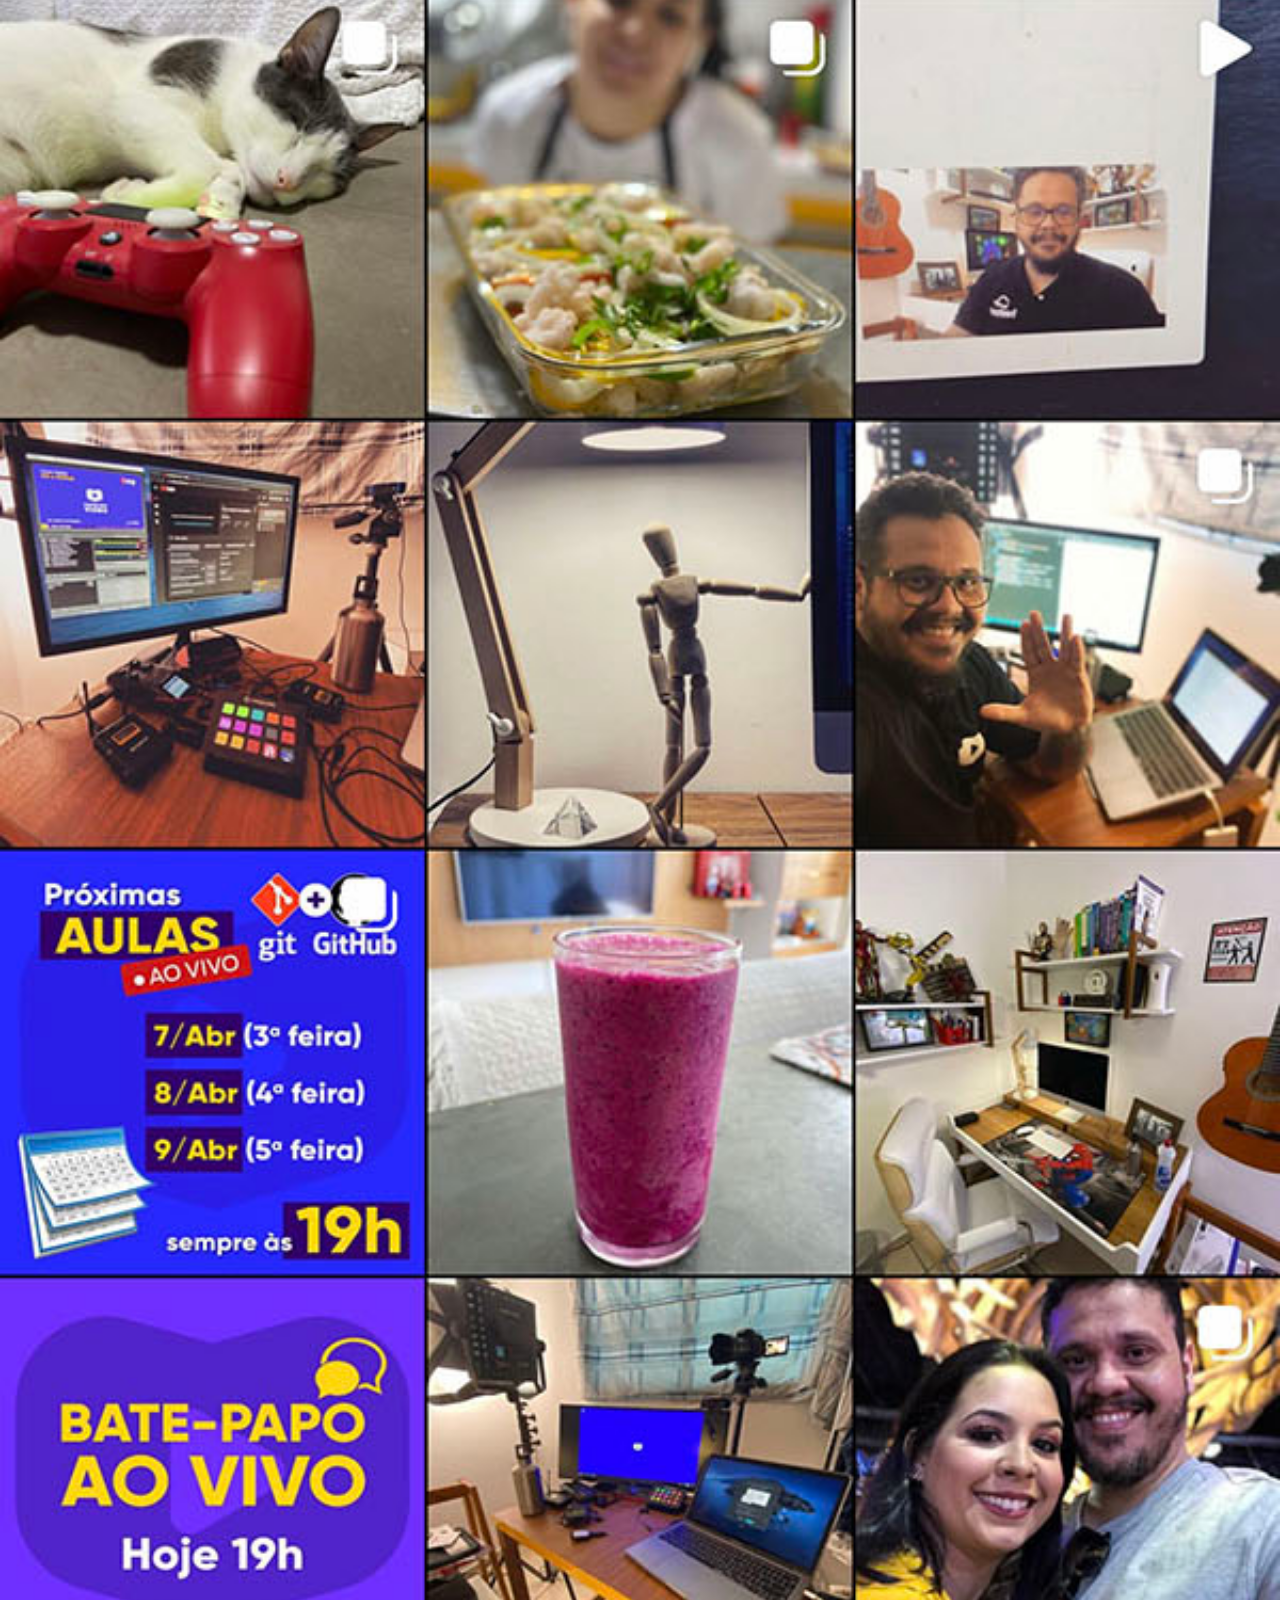
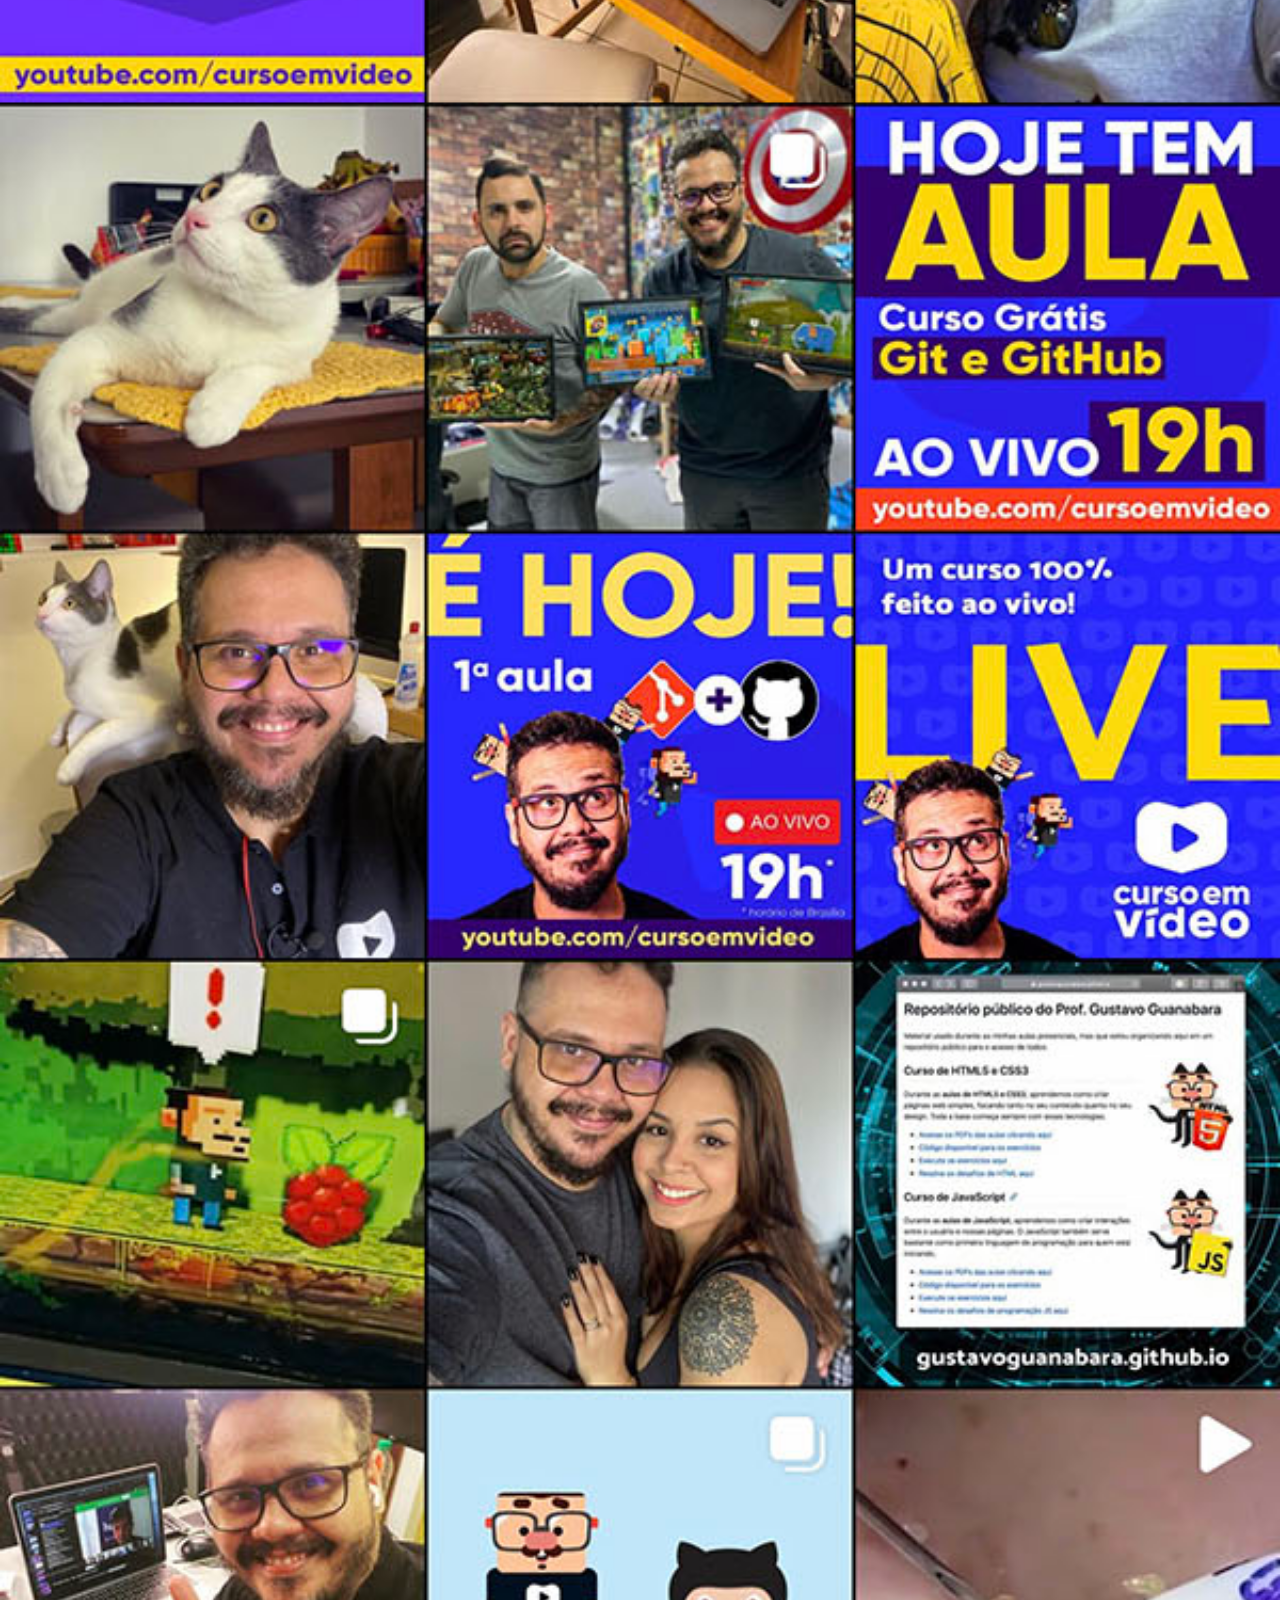
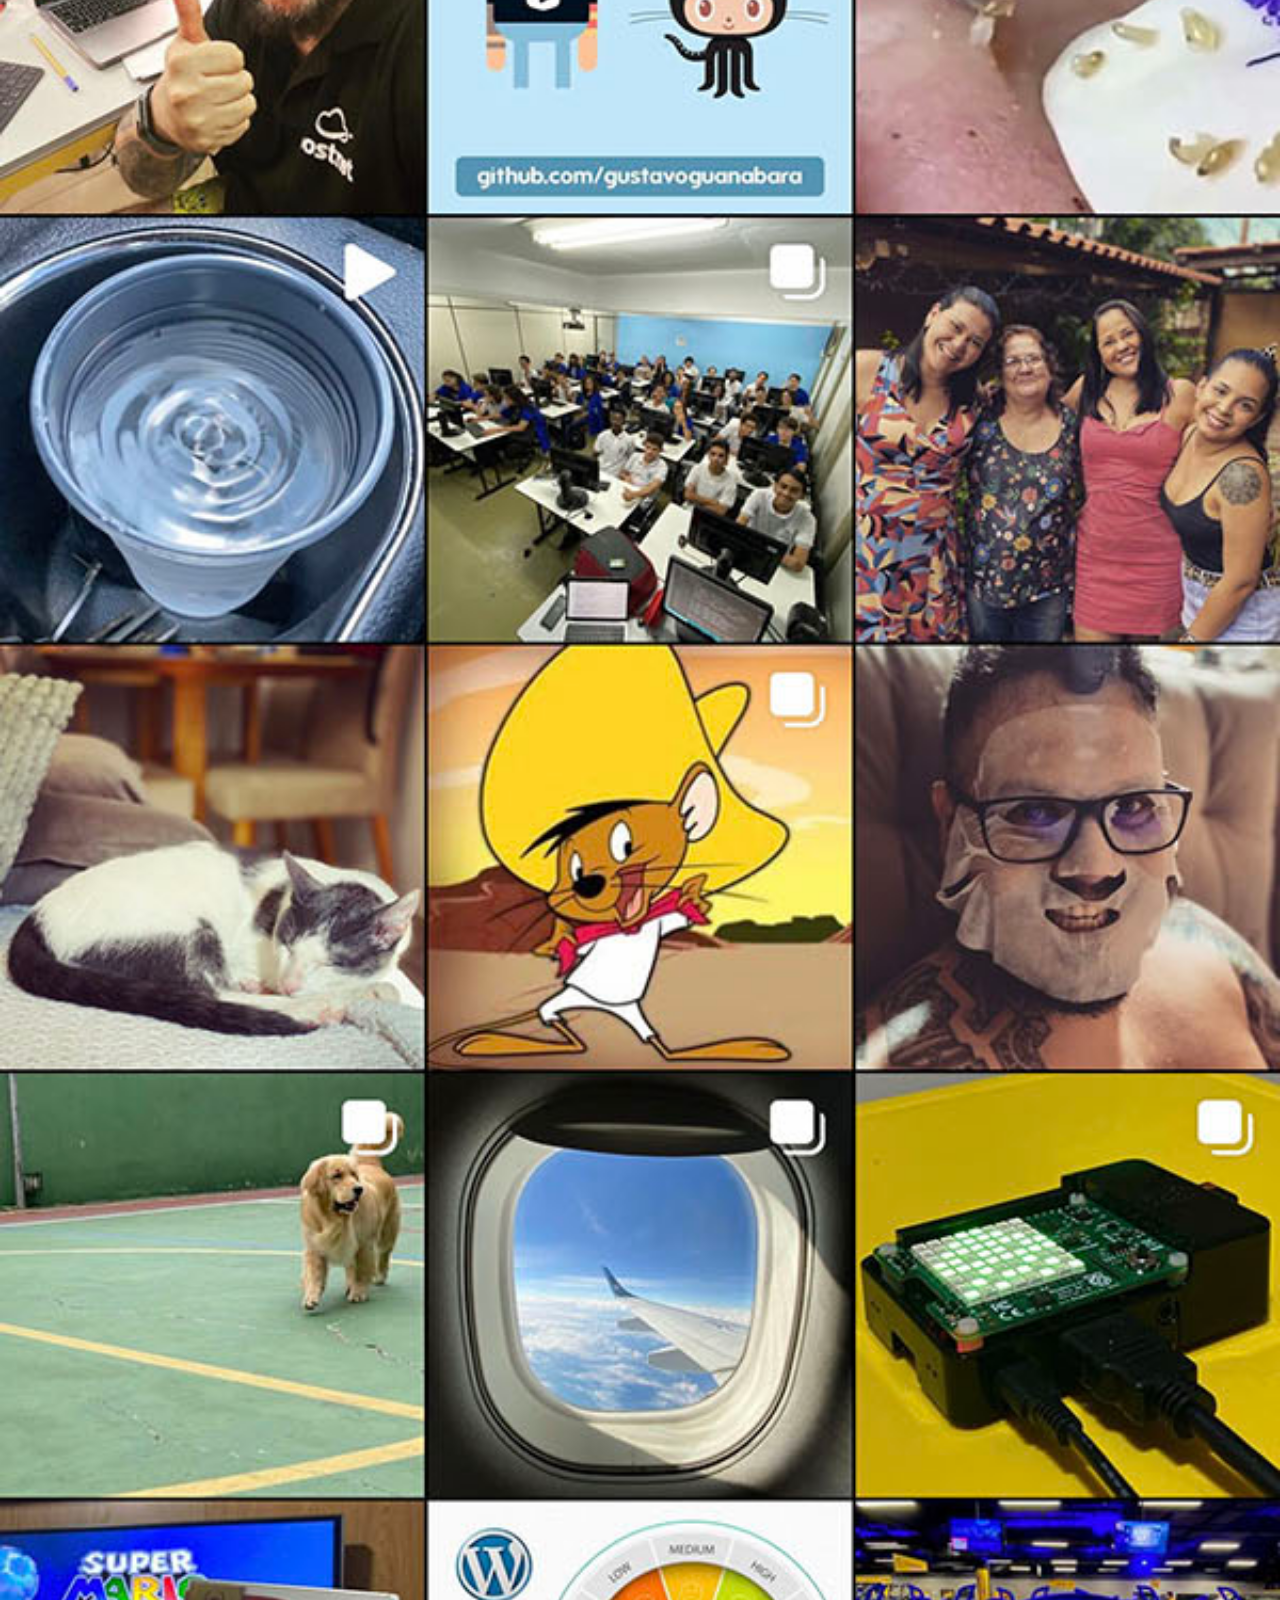
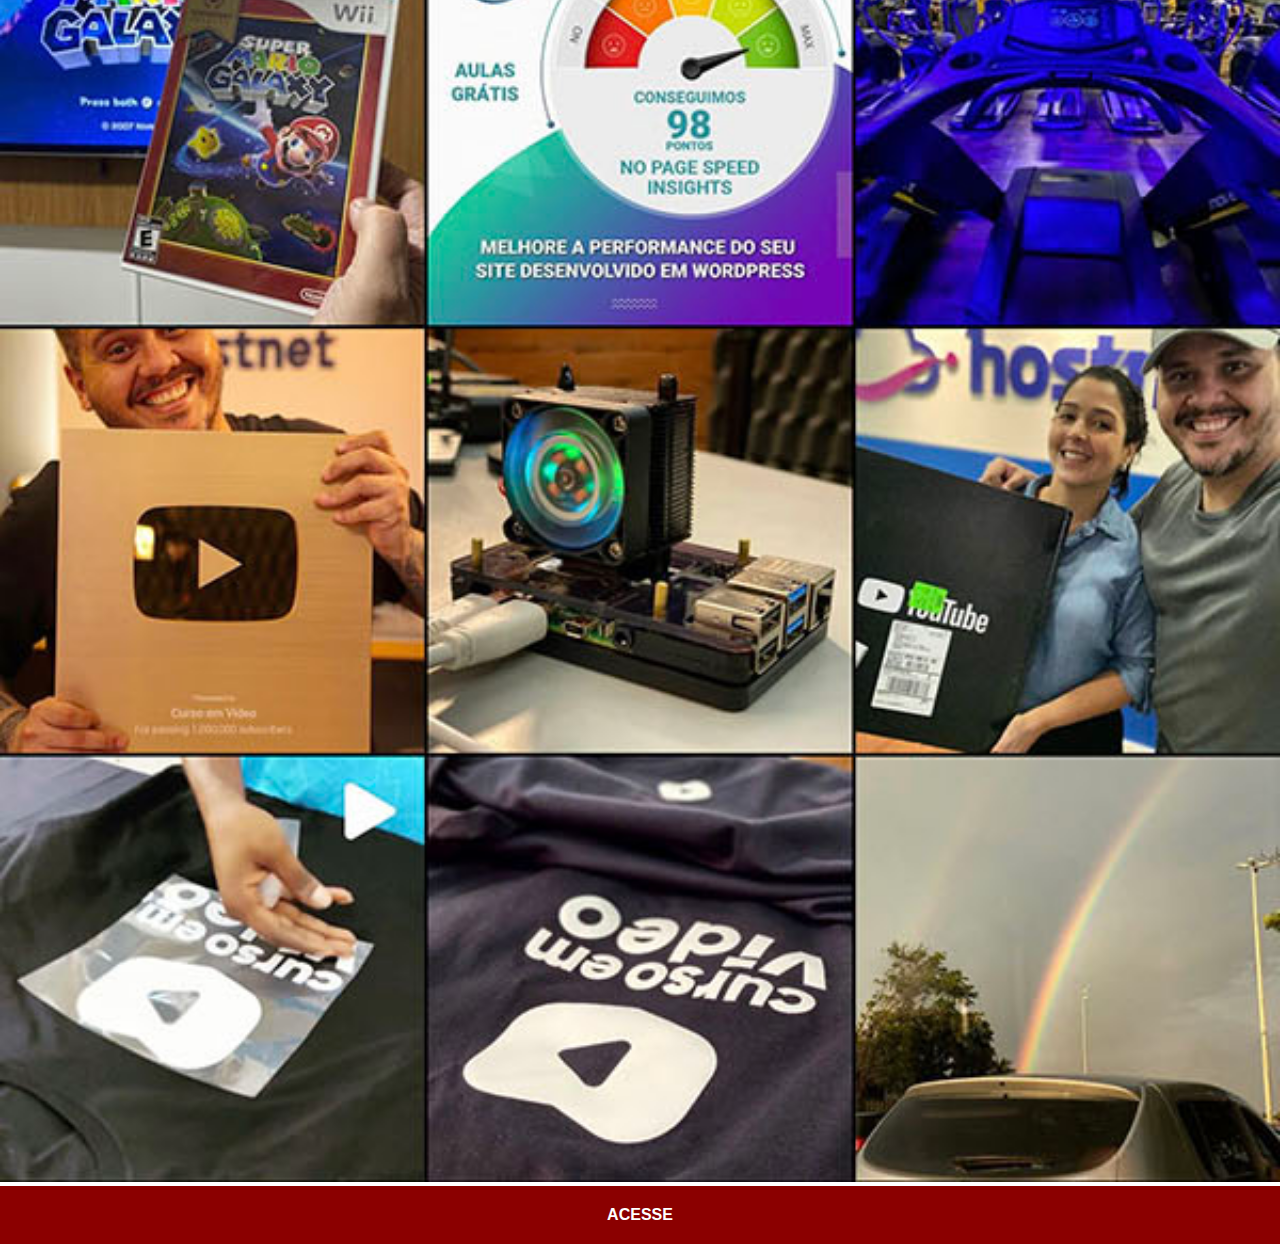
<file: instagram.html>
<!DOCTYPE html>
<html lang="pt-br">
<head>
    <meta charset="UTF-8">
    <meta name="viewport" content="width=device-width, initial-scale=1.0">
    <title>Instagram</title>
    <link rel="stylesheet" href="estilos/social.css">    
</head>
<body>
    <img src="imagens/tela-instagram.jpg" alt="Instagram">
    <a href="https://www.instagram.com/georgeamcastro/" target="_blank">ACESSE</a>
</body>
</html>
</file>
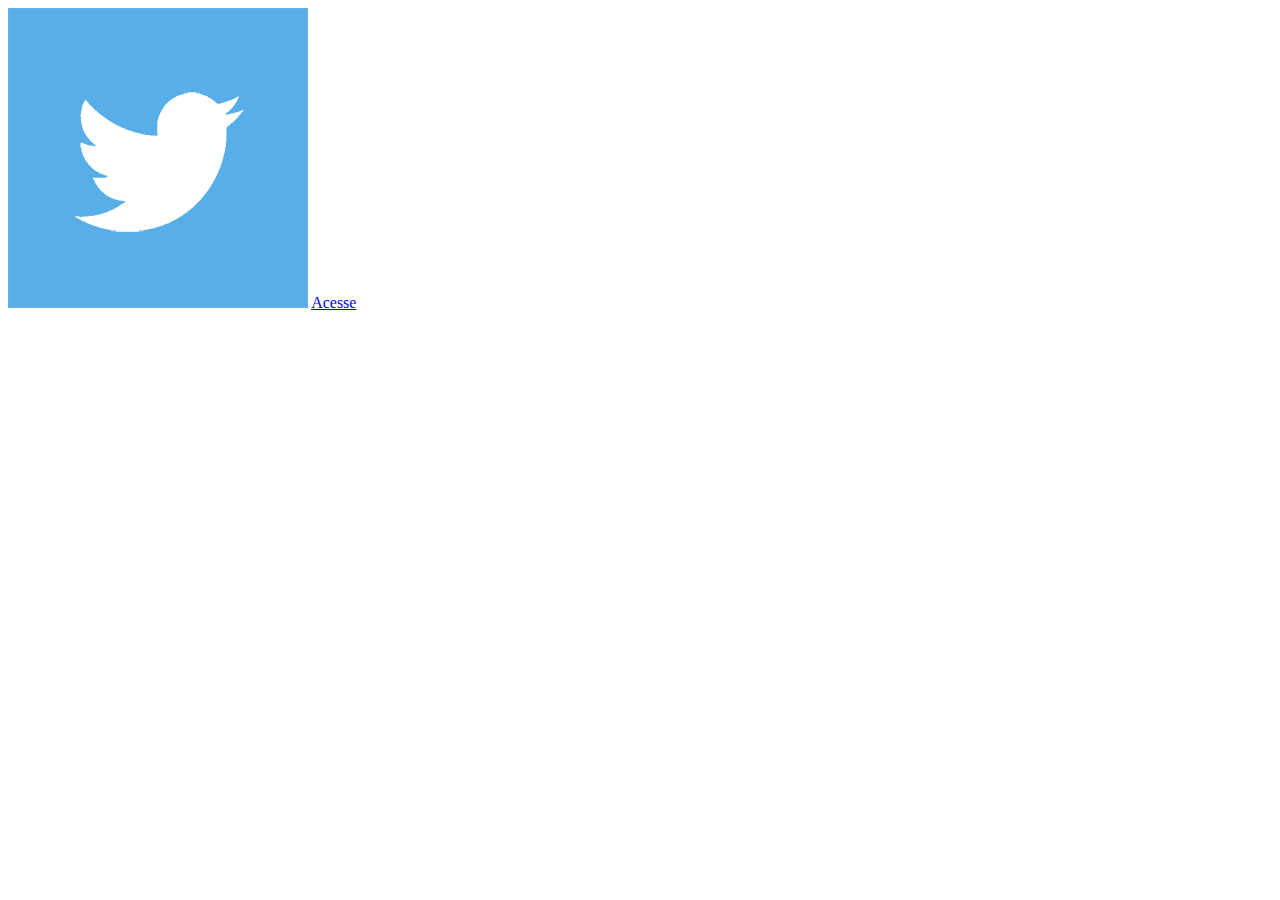
<file: twitter.html>
<!DOCTYPE html>
<html lang="pt-br">
<head>
    <meta charset="UTF-8">
    <meta name="viewport" content="width=device-width, initial-scale=1.0">
    <title>Twiter</title>
</head>
<body>
    <img src="imagens/logo-twitter.jpg" alt="Twitter">
    <a href="https://Twiter.com">Acesse</a>
</body>
</html>
</file>
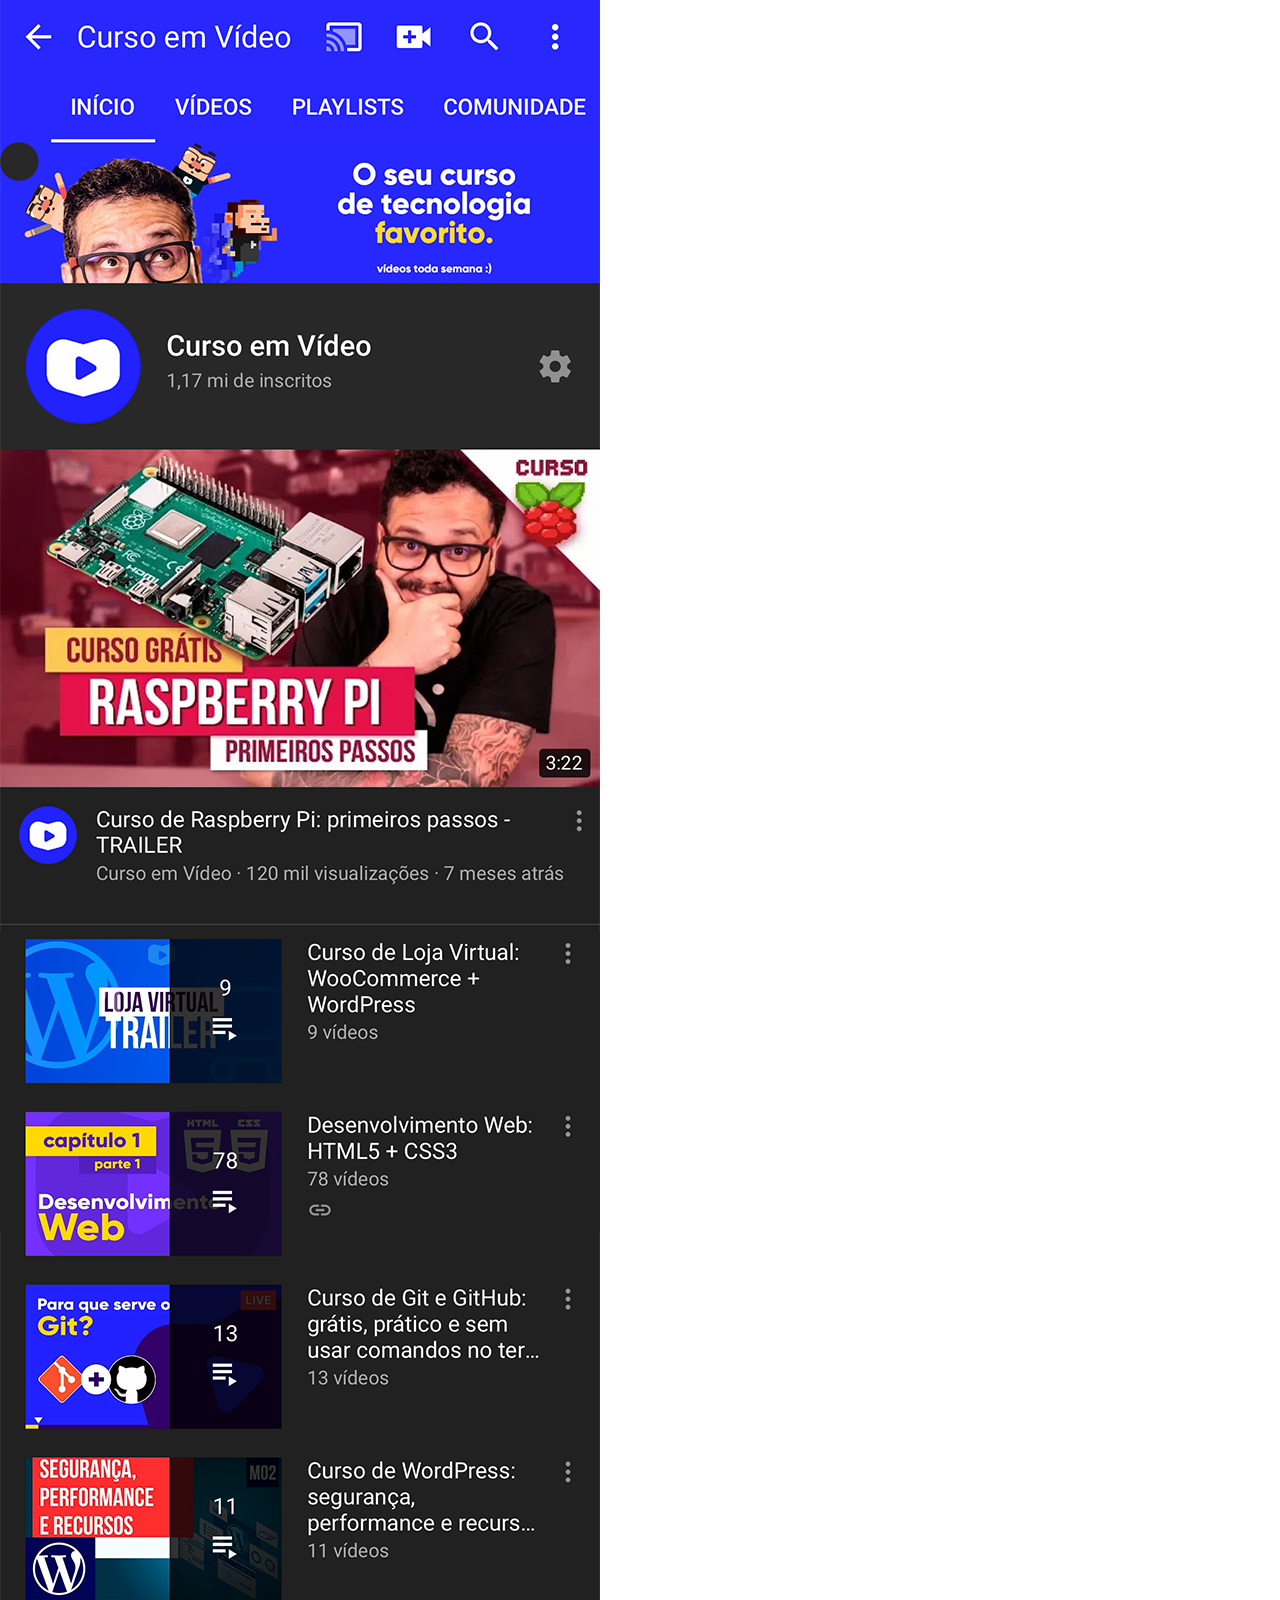
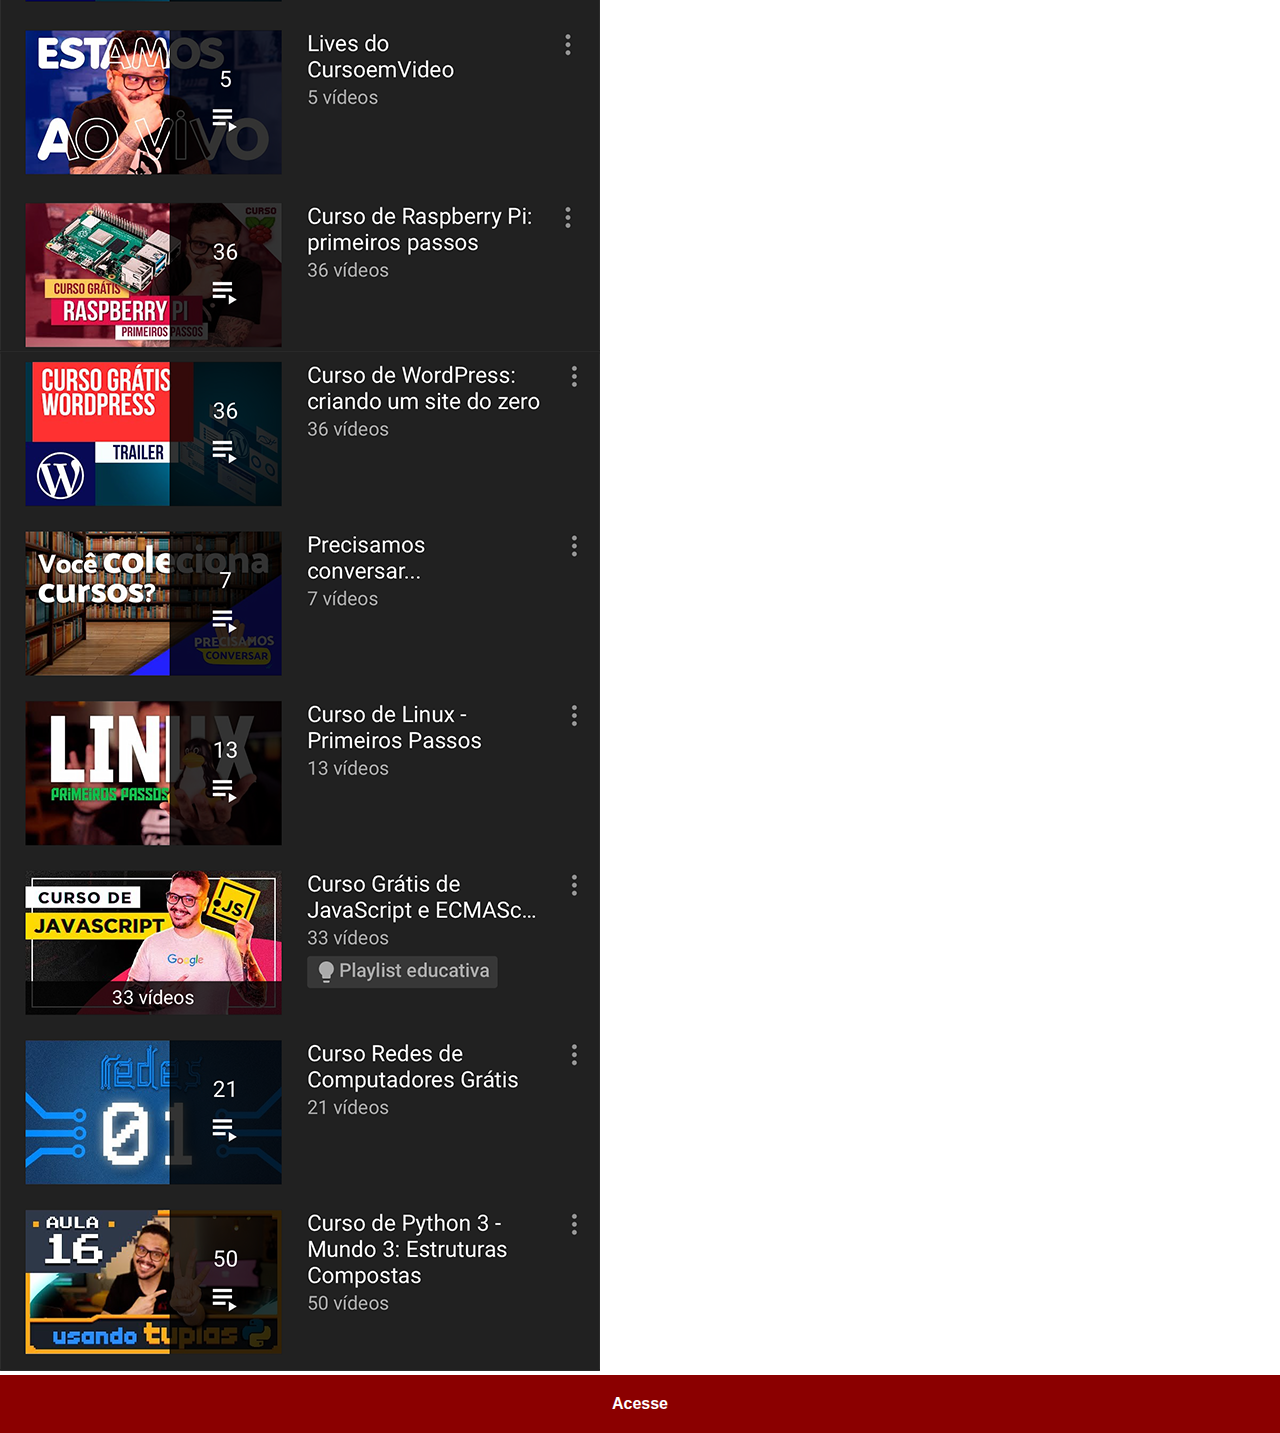
<file: youtube.html>
<!DOCTYPE html>
<html lang="pt-br">
<head>
    <meta charset="UTF-8">
    <meta name="viewport" content="width=device-width, initial-scale=1.0">
    <title>Youtube</title>
    <style>
        * {
            margin: 0px;
            padding: 0px;
            font-family: Arial, Helvetica, sans-serif;
        }

        img {

        }

        a{
            display: block;
            background-color: darkred;
            color: white;
            padding: 20px;
            text-align: center;
            font-weight: bolder;
            text-decoration: none;
        }
    </style>
</head>
<body>
    <img src="imagens/tela-youtube.png" alt="Youtube">
    <a href="https://www.youtube.com/c/CursoemV%C3%ADdeo/playlists" target="_blank">Acesse</a>
</body>
</html>
</file>
<file: estilos/style.css>
@charset "UTF-8" ;

* {
    margin: 0px;
    padding: 0px;
    font-family: Arial, Helvetica, sans-serif;
}

::-webkit-scrollbar {
    width: 0;
    height: 0;
}

html,body {
    height: 100vh;
    width: 100vw;
    background-color: black;
}


body {
    background: url('../imagens/fundo-madeira.jpg')no-repeat top center;
    background-size: cover;
    background-attachment: fixed;
}
main {
    position: relative;
    height: 100vh;  

}

section#telefone {
    position: absolute;
    top: 50%;
    left: 50%;
    transform: translate(-50%,-50%);
    height: 627px;
    width: 311px;
     background: url('../imagens/frame-iphone.png') no-repeat;
}

iframe#tela {
    position: relative;
    left: 22px ;
    top : 80px ;
    width: 267px;
    height: 471px;
    width: 267px;
}

section#redes-sociais img {
    width: 50px;
    margin: 10px;
    border-radius: 50%;
    box-shadow: 2px 2px 5px rgba(0, 0, 0, 0.400);
    box-sizing: border-box;

}

section#redes-sociais {
    text-align: right;
}

section#redes-sociais img:hover{
    border: 2px solid rgba(255, 255, 255, 0.608);
    transform: translate(-3px,-3px);
    box-shadow: 5px 5px 10px rgba(0, 0, 0, 0.674);
    transition: transform .3s  border 1s;
}
</file>
<file: estilos/social.css>
* {
    margin: 0px;
    padding: 0px;
    font-family: Arial, Helvetica, sans-serif;
}

::-webkit-scrollbar {
    width: 0;
    height: 0;
}

img {
    width: 100vw;
}

a {
    display: block;
    background-color: darkred;
    color: white;
    padding: 20px;
    text-align: center;
    font-weight: bolder;
    text-decoration: none;
}

a:hover {
    background-color: red;
}
</file>
